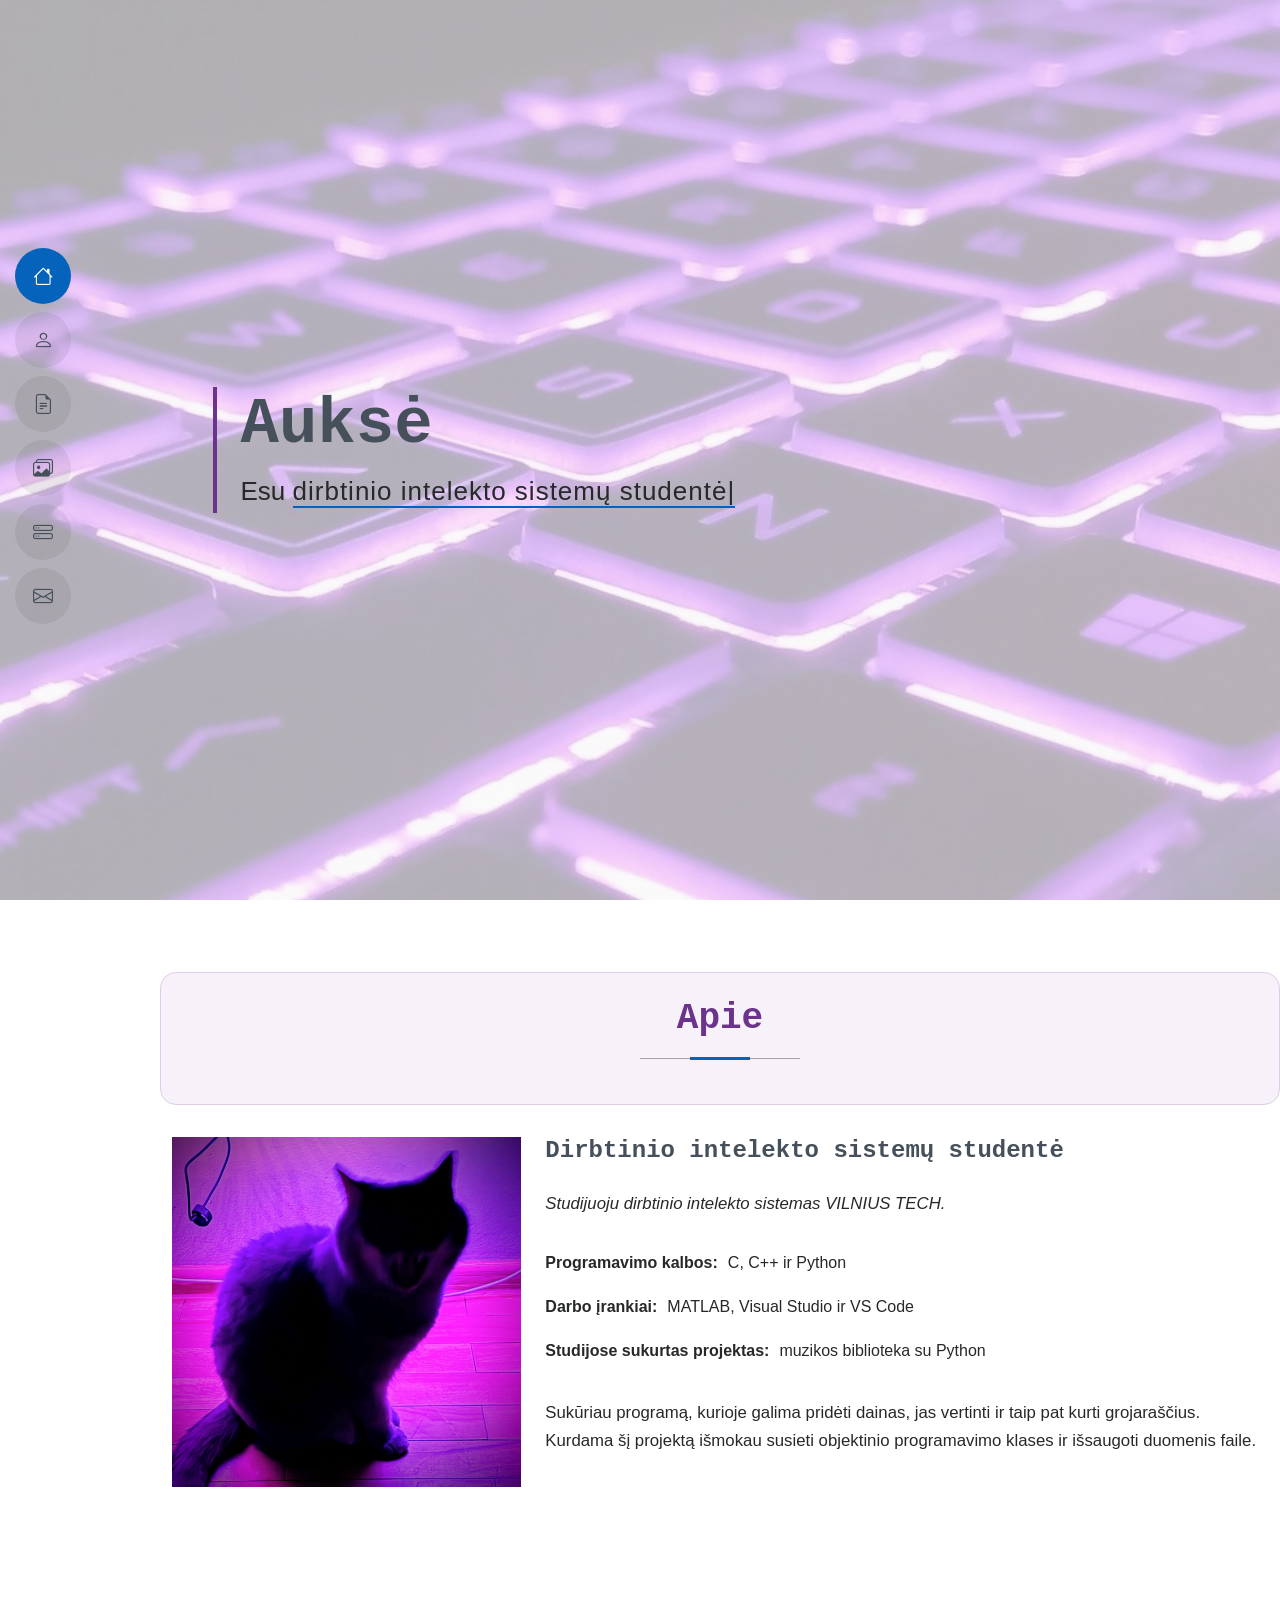
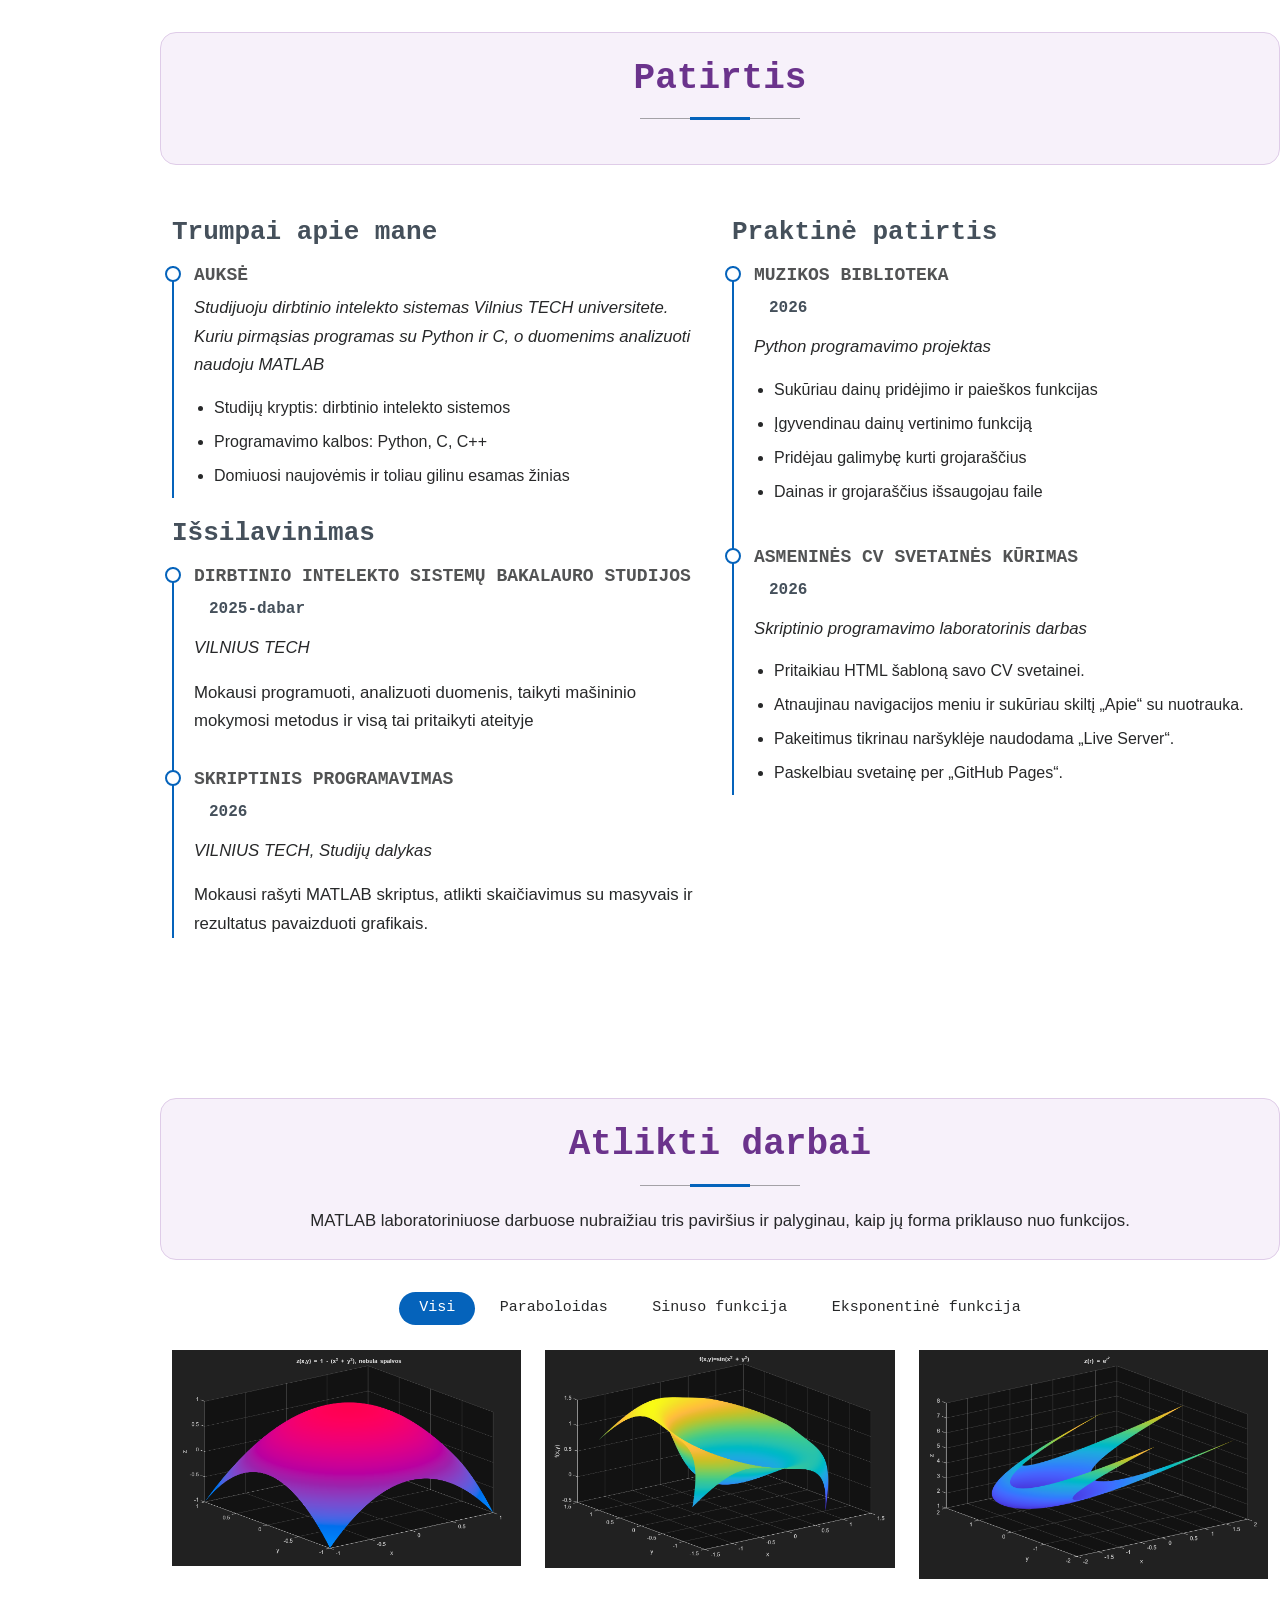
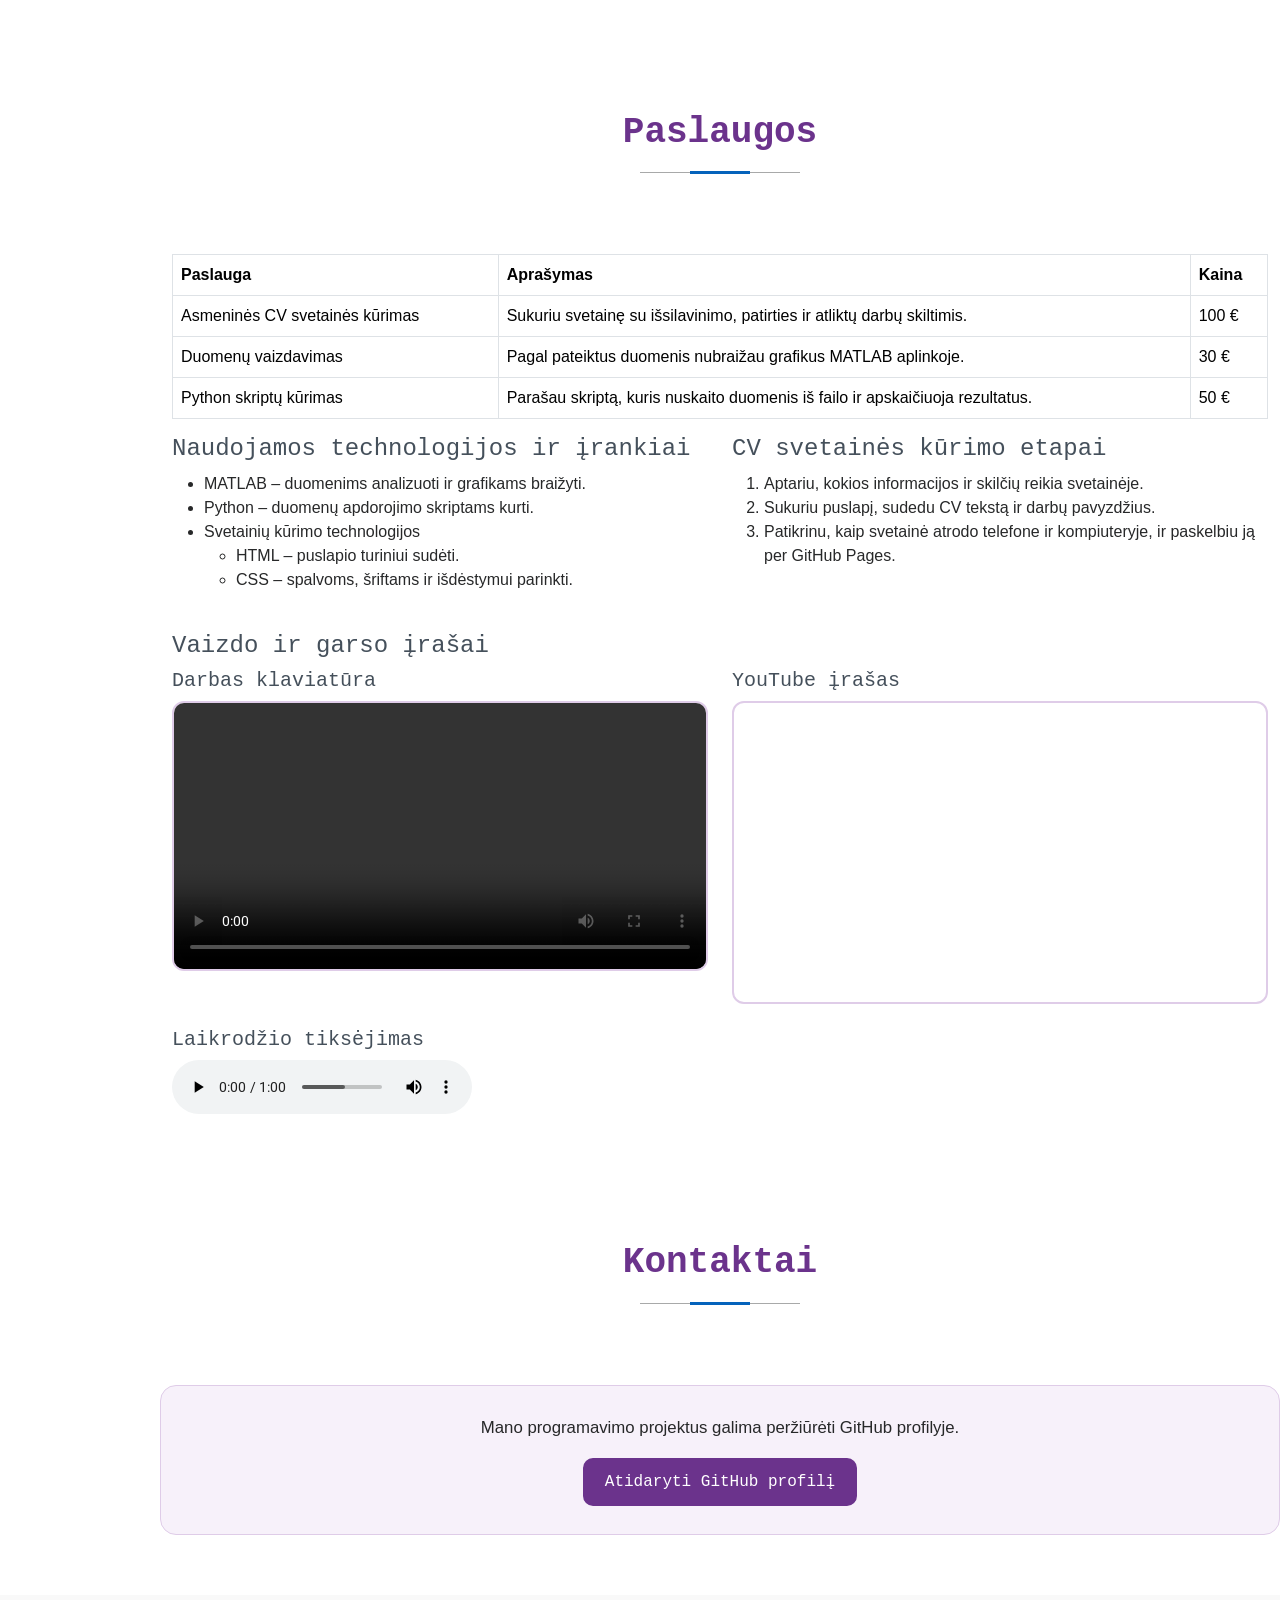
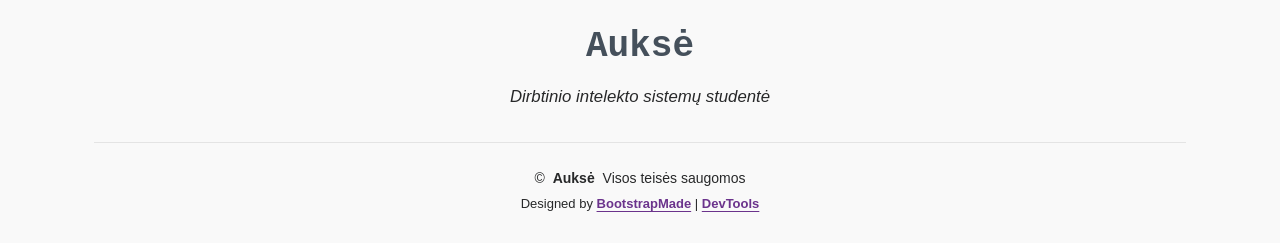
<file: index.html>
<!doctype html>
<html lang="lt">
  <head>
    <meta charset="utf-8" />
    <meta content="width=device-width, initial-scale=1.0" name="viewport" />
    <title>Mano CV</title>
    <meta name="author" content="Auksė" />
    <meta name="description" content="Auksės CV puslapis" />

    <!-- Favicons -->
    <link href="assets/img/piktograma.png" rel="icon" />
    <link href="assets/img/apple-touch-icon.png" rel="apple-touch-icon" />

    <!-- Fonts -->
    <link href="https://fonts.googleapis.com" rel="preconnect" />
    <link href="https://fonts.gstatic.com" rel="preconnect" crossorigin />
    <link
      href="https://fonts.googleapis.com/css2?family=Roboto:ital,wght@0,100;0,300;0,400;0,500;0,700;0,900;1,100;1,300;1,400;1,500;1,700;1,900&family=Poppins:ital,wght@0,100;0,200;0,300;0,400;0,500;0,600;0,700;0,800;0,900;1,100;1,200;1,300;1,400;1,500;1,600;1,700;1,800;1,900&family=Raleway:ital,wght@0,100;0,200;0,300;0,400;0,500;0,600;0,700;0,800;0,900;1,100;1,200;1,300;1,400;1,500;1,600;1,700;1,800;1,900&display=swap"
      rel="stylesheet"
    />

    <!-- Vendor CSS Files -->
    <link
      href="assets/vendor/bootstrap/css/bootstrap.min.css"
      rel="stylesheet"
    />
    <link
      href="assets/vendor/bootstrap-icons/bootstrap-icons.css"
      rel="stylesheet"
    />
    <link href="assets/vendor/aos/aos.css" rel="stylesheet" />
    <link
      href="assets/vendor/glightbox/css/glightbox.min.css"
      rel="stylesheet"
    />
    <link href="assets/vendor/swiper/swiper-bundle.min.css" rel="stylesheet" />

    <!-- Main CSS File -->
    <link href="assets/css/main.css" rel="stylesheet">
    <link href="assets/css/custom.css" rel="stylesheet">
    <!-- =======================================================
  * Template Name: MyResume
  * Template URL: https://bootstrapmade.com/free-html-bootstrap-template-my-resume/
  * Updated: Jun 29 2024 with Bootstrap v5.3.3
  * Author: BootstrapMade.com
  * License: https://bootstrapmade.com/license/
  ======================================================== -->
  </head>

  <body class="index-page">
    <header
      id="header"
      class="header d-flex flex-column justify-content-center"
    >
      <i class="header-toggle d-xl-none bi bi-list"></i>

      <nav id="navmenu" class="navmenu">
        <ul>
          <li>
            <a href="#hero" class="active"
              ><i class="bi bi-house navicon"></i><span>Pagrindinis</span></a
            >
          </li>
          <li>
            <a href="#about"
              ><i class="bi bi-person navicon"></i><span>Apie</span></a
            >
          </li>
          <li>
            <a href="#resume"
              ><i class="bi bi-file-earmark-text navicon"></i
              ><span>Patirtis</span></a
            >
          </li>
          <li>
            <a href="#portfolio"
              ><i class="bi bi-images navicon"></i><span>Atlikti darbai</span></a
            >
          </li>
          <li>
            <a href="#services"
              ><i class="bi bi-hdd-stack navicon"></i><span>Paslaugos</span></a
            >
          </li>
          <li>
            <a href="#contact"
              ><i class="bi bi-envelope navicon"></i><span>Kontaktai</span></a
            >
          </li>
        </ul>
      </nav>
    </header>

    <main class="main">
      <!-- Hero Section -->
      <section id="hero" class="hero section light-background">
        <img src="assets/img/fonine.jpg" alt="fonine nuotrauka" />

        <div class="container" data-aos="zoom-out">
          <div class="row justify-content-center">
            <div class="col-lg-9">
              <h2>Auksė</h2>
              <p>
                Esu
                <span
                  class="typed"
                  data-typed-items="dirbtinio intelekto sistemų studentė, programuotoja"
                  >dirbtinio intelekto sistemų studentė</span
                ><span
                  class="typed-cursor typed-cursor--blink"
                  aria-hidden="true"
                ></span>
              </p>
            </div>
          </div>
        </div>
      </section>
      <!-- /Hero Section -->

      <!-- About Section -->
      <section id="about" class="about section">
        <!-- Section Title -->
        <div class="container section-title" data-aos="fade-up">
          <h2>Apie</h2>
        </div>
        <!-- End Section Title -->

        <div class="container" data-aos="fade-up" data-aos-delay="100">
          <div class="row gy-4 justify-content-center">
            <div class="col-lg-4">
              <img src="assets/img/profilio.JPG" class="img-fluid" alt="portretas" />
            </div>
            <div class="col-lg-8 content">
              <h2>Dirbtinio intelekto sistemų studentė</h2>

              <p class="fst-italic py-3">
                Studijuoju dirbtinio intelekto sistemas VILNIUS TECH.
              </p>

              <ul>
                <li><strong>Programavimo kalbos:</strong> C, C++ ir Python</li>
                <li>
                  <strong>Darbo įrankiai:</strong> MATLAB, Visual Studio ir VS
                  Code
                </li>
                <li>
                  <strong>Studijose sukurtas projektas:</strong> muzikos
                  biblioteka su Python
                </li>
              </ul>

              <p class="py-3">
                Sukūriau programą, kurioje galima pridėti dainas, jas vertinti
                ir taip pat kurti grojaraščius. Kurdama šį projektą išmokau
                susieti objektinio programavimo klases ir išsaugoti duomenis
                faile.
              </p>
            </div>
          </div>
        </div>
      </section>
      <!-- /About Section -->

      <!-- Resume Section -->
      <section id="resume" class="resume section">
        <!-- Section Title -->
        <div class="container section-title" data-aos="fade-up">
          <h2>Patirtis</h2>
        </div>
        <!-- End Section Title -->

        <div class="container">
          <div class="row">
            <div class="col-lg-6" data-aos="fade-up" data-aos-delay="100">
              <h3 class="resume-title">Trumpai apie mane</h3>

              <div class="resume-item pb-0">
                <h4>Auksė</h4>
                <p>
                  <em
                    >Studijuoju dirbtinio intelekto sistemas Vilnius TECH
                    universitete. Kuriu pirmąsias programas su Python ir C, o
                    duomenims analizuoti naudoju MATLAB</em
                  >
                </p>
                <ul>
                  <li>Studijų kryptis: dirbtinio intelekto sistemos</li>
                  <li>Programavimo kalbos: Python, C, C++</li>
                  <li>Domiuosi naujovėmis ir toliau gilinu esamas žinias</li>
                </ul>
              </div>
              <!-- Edn Resume Item -->

              <h3 class="resume-title">Išsilavinimas</h3>
              <div class="resume-item">
                <h4>Dirbtinio intelekto sistemų bakalauro studijos</h4>
                <h5>2025-dabar</h5>
                <p><em>VILNIUS TECH</em></p>
                <p>
                  Mokausi programuoti, analizuoti duomenis, taikyti mašininio
                  mokymosi metodus ir visą tai pritaikyti ateityje
                </p>
              </div>
              <!-- Edn Resume Item -->

              <div class="resume-item">
                <h4>Skriptinis programavimas</h4>
                <h5>2026</h5>
                <p><em>VILNIUS TECH, Studijų dalykas</em></p>
                <p>
                  Mokausi rašyti MATLAB skriptus, atlikti skaičiavimus su
                  masyvais ir rezultatus pavaizduoti grafikais.
                </p>
              </div>
              <!-- Edn Resume Item -->
            </div>

            <div class="col-lg-6" data-aos="fade-up" data-aos-delay="200">
              <h3 class="resume-title">Praktinė patirtis</h3>
              <div class="resume-item">
                <h4>Muzikos biblioteka</h4>
                <h5>2026</h5>
                <p><em>Python programavimo projektas </em></p>
                <ul>
                  <li>Sukūriau dainų pridėjimo ir paieškos funkcijas</li>
                  <li>Įgyvendinau dainų vertinimo funkciją</li>
                  <li>Pridėjau galimybę kurti grojaraščius</li>
                  <li>Dainas ir grojaraščius išsaugojau faile</li>
                </ul>
              </div>
              <!-- Edn Resume Item -->

              <div class="resume-item">
                <h4>Asmeninės CV svetainės kūrimas</h4>
                <h5>2026</h5>
                <p><em>Skriptinio programavimo laboratorinis darbas</em></p>
                <ul>
                  <li>Pritaikiau HTML šabloną savo CV svetainei.</li>
                  <li>
                    Atnaujinau navigacijos meniu ir sukūriau skiltį „Apie“ su
                    nuotrauka.
                  </li>
                  <li>
                    Pakeitimus tikrinau naršyklėje naudodama „Live Server“.
                  </li>
                  <li>Paskelbiau svetainę per „GitHub Pages“.</li>
                </ul>
              </div>
              <!-- Edn Resume Item -->
            </div>
          </div>
        </div>
      </section>
      <!-- /Resume Section -->

      <!-- Portfolio Section -->
      <section id="portfolio" class="portfolio section">
        <!-- Section Title -->
        <div class="container section-title" data-aos="fade-up">
          <h2>Atlikti darbai</h2>
          <p>
            <p>MATLAB laboratoriniuose darbuose nubraižiau tris paviršius ir palyginau, kaip jų forma priklauso nuo funkcijos.</p>
          </p>
        </div>
        <!-- End Section Title -->

        <div class="container">
          <div
            class="isotope-layout"
            data-default-filter="*"
            data-layout="masonry"
            data-sort="original-order"
          >
            <ul
              class="portfolio-filters isotope-filters"
              data-aos="fade-up"
              data-aos-delay="100"
            >
              <li data-filter="*" class="filter-active">Visi</li>
              <li data-filter=".filter-app">Paraboloidas</li>
              <li data-filter=".filter-product">Sinuso funkcija</li>
              <li data-filter=".filter-branding">Eksponentinė funkcija</li>
            </ul>
            <!-- End Portfolio Filters -->

            <div
              class="row gy-4 isotope-container"
              data-aos="fade-up"
              data-aos-delay="200"
            >
              <div
                class="col-lg-4 col-md-6 portfolio-item isotope-item filter-app"
              >
                <img
                  src="assets/img/gr1.png"
                  class="img-fluid"
                  alt="paraboloidas"
                />
                <div class="portfolio-info">
                  <h4>Žemyn atvertas paraboloidas</h4>
                  <p>Paviršiaus viršūnė yra centre, kur x = 0, y = 0 ir z = 1. Tolstant nuo centro bet kuria kryptimi, paviršius leidžiasi. </p>
                  <a
                    href="assets/img/gr1.png"
                    title="Žemyn atvertas paraboloidas"
                    data-gallery="portfolio-gallery-app"
                    class="glightbox preview-link"
                    ><i class="bi bi-zoom-in"></i
                  ></a>
                </div>
              </div>
              <!-- End Portfolio Item -->

              <div
                class="col-lg-4 col-md-6 portfolio-item isotope-item filter-product"
              >
                <img
                  src="assets/img/gr2.png"
                  class="img-fluid"
                  alt="sinuso funkcija"
                />
                <div class="portfolio-info">
                  <h4>Sinuso funkcijos paviršius</h4>
                  <p>Paviršiaus aukštis priklauso nuo atstumo iki centro. Vienodai nuo centro nutolę taškai yra tame pačiame aukštyje, todėl grafike susidaro žiedo formos ketera. </p>
                  <a
                    href="assets/img/gr2.png"
                    title="Sinuso funkcijos paviršius"
                    data-gallery="portfolio-gallery-product"
                    class="glightbox preview-link"
                    ><i class="bi bi-zoom-in"></i
                  ></a>
                </div>
              </div>
              <!-- End Portfolio Item -->

              <div
                class="col-lg-4 col-md-6 portfolio-item isotope-item filter-branding"
              >
                <img
                  src="assets/img/gr3.png"
                  class="img-fluid"
                  alt="eksponentine funkcija"
                />
                <div class="portfolio-info">
                  <h4>Eksponentinės funkcijos paviršius</h4>
                  <p>Kai spindulys r lygus nuliui, funkcijos reikšmė lygi 1. Didėjant spinduliui, paviršius kyla vis stačiau – tai rodo eksponentinį funkcijos augimą. </p>
                  <a
                    href="assets/img/gr3.png"
                    title="Eksponentinės funkcijos paviršius"
                    data-gallery="portfolio-gallery-branding"
                    class="glightbox preview-link"
                    ><i class="bi bi-zoom-in"></i
                  ></a>
                </div>
              </div>
              <!-- End Portfolio Item -->

              </div>
            <!-- End Portfolio Container -->
          </div>
        </div>
      </section>
      <!-- /Portfolio Section -->

      <!-- Services Section -->
      <section id="services" class="services section">
        <!-- Section Title -->
        <div class="container section-title" data-aos="fade-up">
          <h2>Paslaugos</h2>
        </div>
        <!-- End Section Title -->

        <div class="container">
          <table class="table table-bordered">
  <thead>
    <tr>
      <th scope="col">Paslauga</th>
      <th scope="col">Aprašymas</th>
      <th scope="col">Kaina</th>
    </tr>
  </thead>
  <tbody>
    <tr>
      <td>Asmeninės CV svetainės kūrimas</td>
      <td>Sukuriu svetainę su išsilavinimo, patirties ir atliktų darbų skiltimis.</td>
      <td>100 €</td>
    </tr>
    <tr>
      <td>Duomenų vaizdavimas</td>
      <td>Pagal pateiktus duomenis nubraižau grafikus MATLAB aplinkoje.</td>
      <td>30 €</td>
    </tr>
    <tr>
      <td>Python skriptų kūrimas</td>
      <td>Parašau skriptą, kuris nuskaito duomenis iš failo ir apskaičiuoja rezultatus.</td>
      <td>50 €</td>
    </tr>
  </tbody>
</table>
          <div class="row gy-4">
              <div class="col-lg-6">
  <h3>Naudojamos technologijos ir įrankiai</h3>
  <ul>
    <li>MATLAB – duomenims analizuoti ir grafikams braižyti.</li>
    <li>Python – duomenų apdorojimo skriptams kurti.</li>
    <li>
      Svetainių kūrimo technologijos
      <ul>
        <li>HTML – puslapio turiniui sudėti.</li>
        <li>CSS – spalvoms, šriftams ir išdėstymui parinkti.</li>
      </ul>
    </li>
  </ul>
</div>

<div class="col-lg-6">
  <h3>CV svetainės kūrimo etapai</h3>
  <ol>
    <li>Aptariu, kokios informacijos ir skilčių reikia svetainėje.</li>
    <li>Sukuriu puslapį, sudedu CV tekstą ir darbų pavyzdžius.</li>
    <li>Patikrinu, kaip svetainė atrodo telefone ir kompiuteryje, ir paskelbiu ją per GitHub Pages.</li>
  </ol>
</div>

          </div>
        </div>
      <div class="container mt-4">
  <h3>Vaizdo ir garso įrašai</h3>

  <div class="row g-4">
    <div class="col-md-6">
      <h4>Darbas klaviatūra</h4>
      <video class="w-100" controls preload="metadata">
        <source src="assets/media/klaviatura.mp4" type="video/mp4">
      </video>
    </div>

    <div class="col-md-6">
      <h4>YouTube įrašas</h4>
      <div class="ratio ratio-16x9">
        <iframe
          src="https://www.youtube.com/embed/BoUVIhtqjAw"
          title="Laboratorinio darbo YouTube įrašas"
          allowfullscreen>
        </iframe>
      </div>
    </div>

    <div class="col-12">
      <h4>Laikrodžio tiksėjimas</h4>
      <audio controls preload="metadata">
        <source src="assets/media/laikrodis.mp3" type="audio/mpeg">
      </audio>
    </div>
  </div>
</div>
      </section>
      <!-- /Services Section -->

      <!-- Contact Section -->
      <section id="contact" class="contact section">
        <!-- Section Title -->
        <div class="container section-title" data-aos="fade-up">
          <h2>Kontaktai</h2>
        </div>
        <!-- End Section Title -->

        <div class="container text-center">
  <p>Mano programavimo projektus galima peržiūrėti GitHub profilyje.</p>
  <a class="btn btn-outline-primary" href="https://github.com/kissielius">
    Atidaryti GitHub profilį
  </a>
</div>
      </section>
      <!-- /Contact Section -->
    </main>

    <footer id="footer" class="footer position-relative light-background">
      <div class="container">
        <h3 class="sitename">Auksė</h3>
        <p>
          Dirbtinio intelekto sistemų studentė
        </p>
        <div class="container">
          <div class="copyright">
            <span>©</span>
            <strong class="px-1 sitename">Auksė</strong>
            <span>Visos teisės saugomos</span>
          </div>
          <div class="credits">
            <!-- All the links in the footer should remain intact. -->
            <!-- You can delete the links only if you've purchased the pro version. -->
            <!-- Licensing information: https://bootstrapmade.com/license/ -->
            <!-- Purchase the pro version with working PHP/AJAX contact form: [buy-url] -->
            Designed by <a href="https://bootstrapmade.com/">BootstrapMade</a> |
            <a href="https://bootstrapmade.com/tools/">DevTools</a>
          </div>
        </div>
      </div>
    </footer>

    <!-- Scroll Top -->
    <a
      href="#"
      id="scroll-top"
      class="scroll-top d-flex align-items-center justify-content-center"
      ><i class="bi bi-arrow-up-short"></i
    ></a>

    <!-- Preloader -->
    <div id="preloader"></div>

    <!-- Vendor JS Files -->
    <script src="assets/vendor/bootstrap/js/bootstrap.bundle.min.js"></script>
    <script src="assets/vendor/php-email-form/validate.js"></script>
    <script src="assets/vendor/aos/aos.js"></script>
    <script src="assets/vendor/typed.js/typed.umd.js"></script>
    <script src="assets/vendor/purecounter/purecounter_vanilla.js"></script>
    <script src="assets/vendor/waypoints/noframework.waypoints.js"></script>
    <script src="assets/vendor/glightbox/js/glightbox.min.js"></script>
    <script src="assets/vendor/imagesloaded/imagesloaded.pkgd.min.js"></script>
    <script src="assets/vendor/isotope-layout/isotope.pkgd.min.js"></script>
    <script src="assets/vendor/swiper/swiper-bundle.min.js"></script>

    <!-- Main JS File -->
    <script src="assets/js/main.js"></script>
  </body>
</html>
</file>
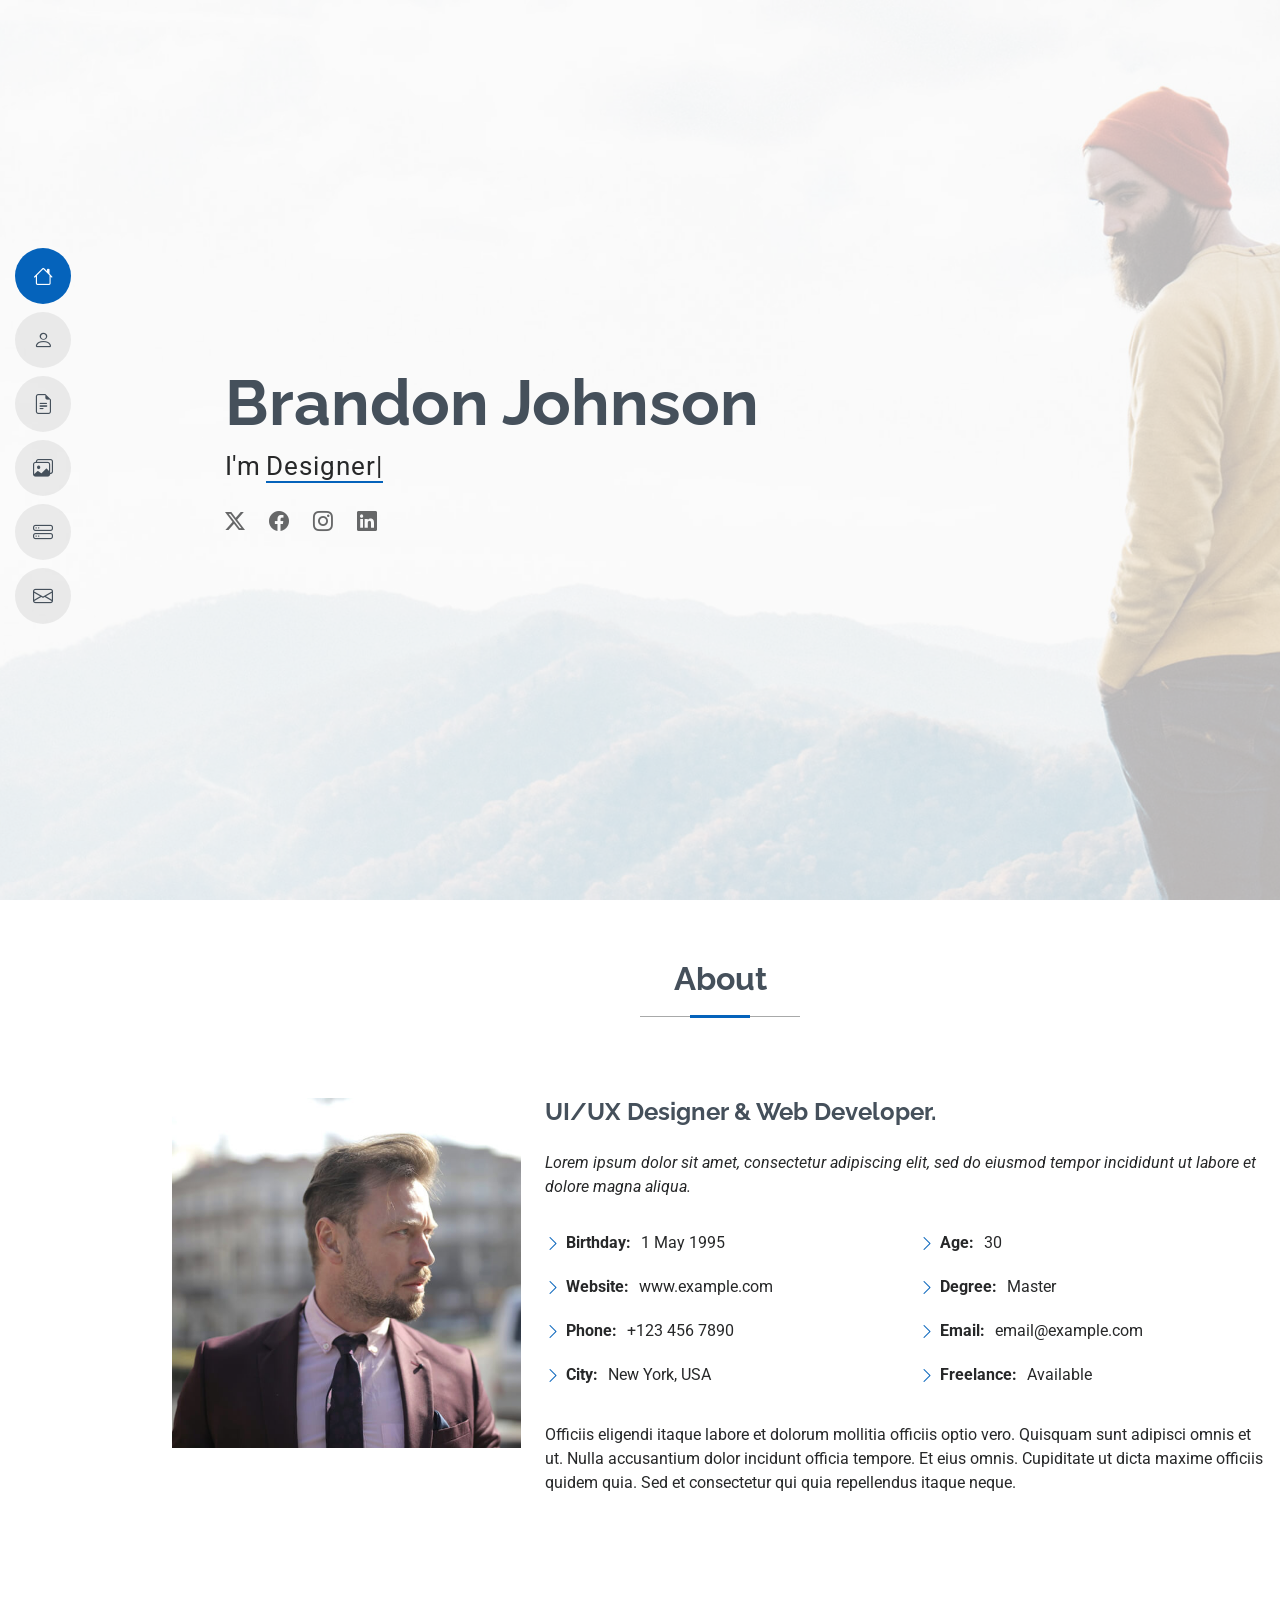
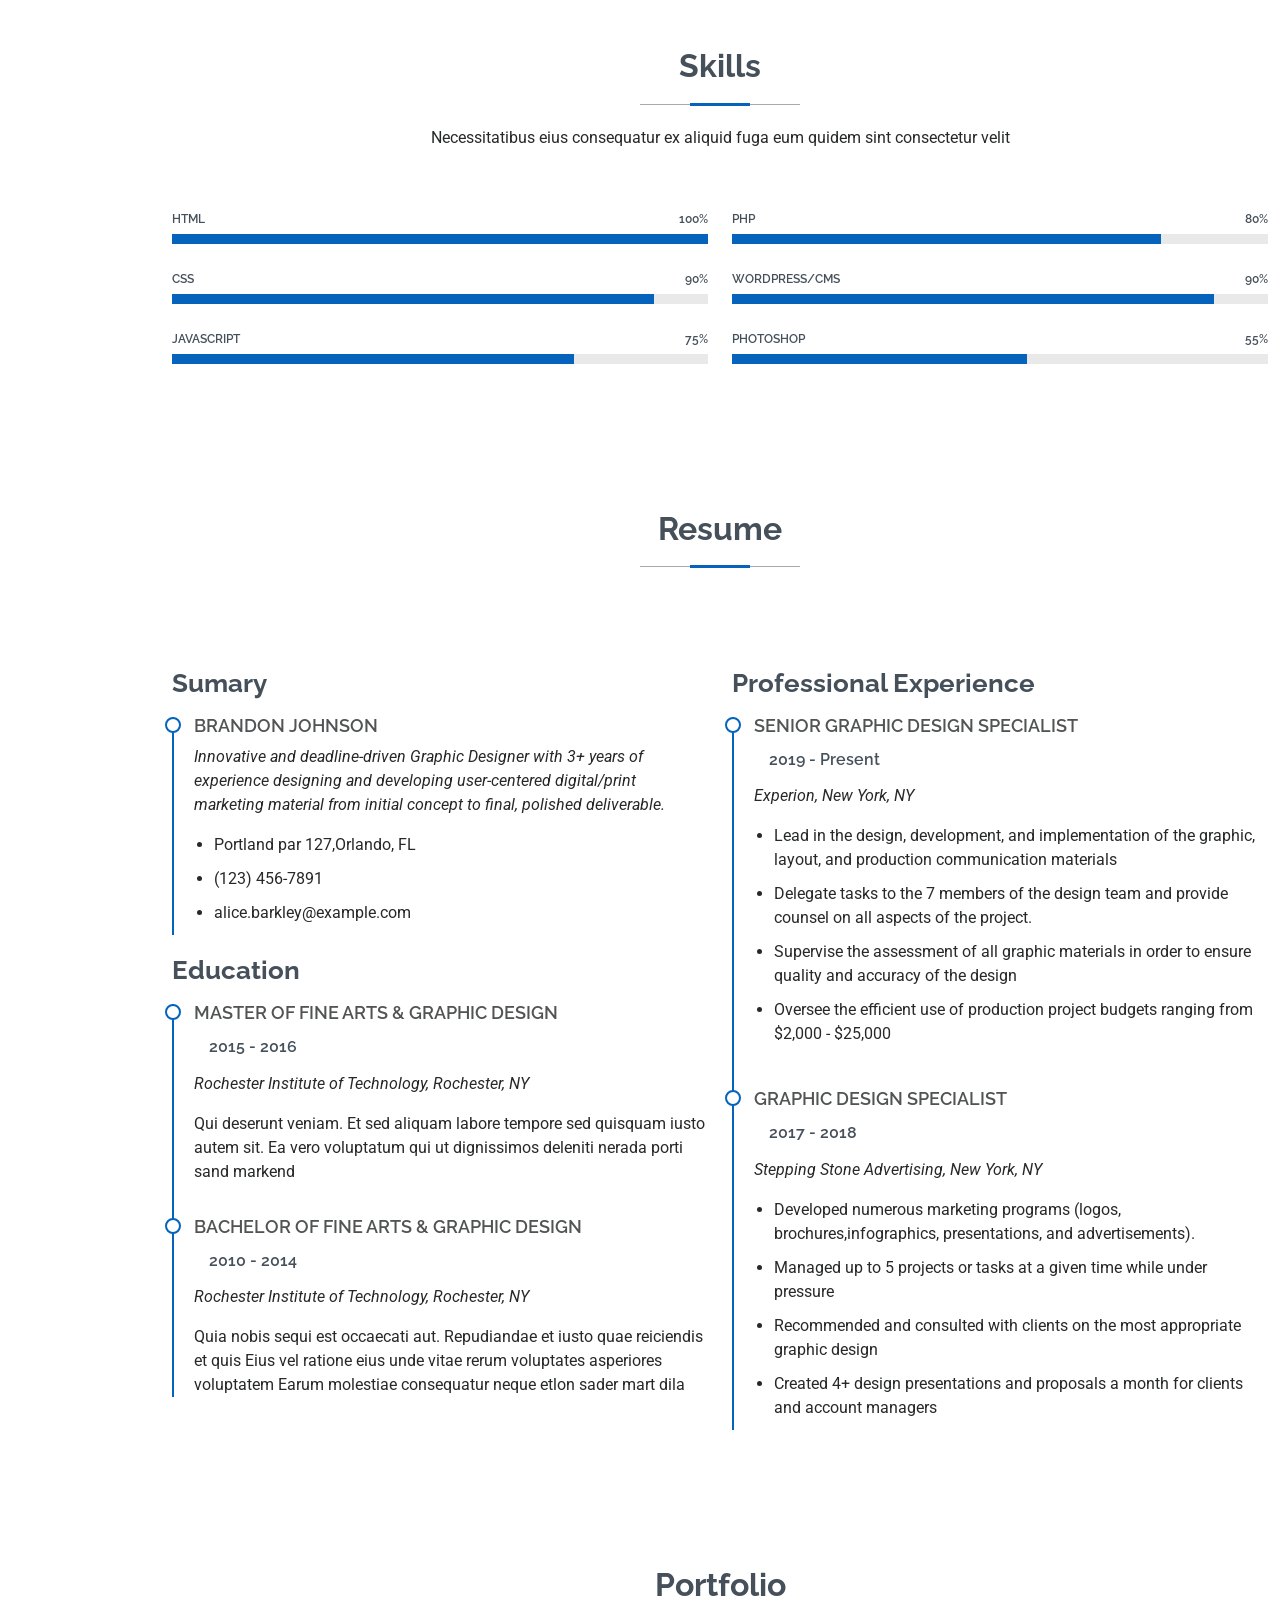
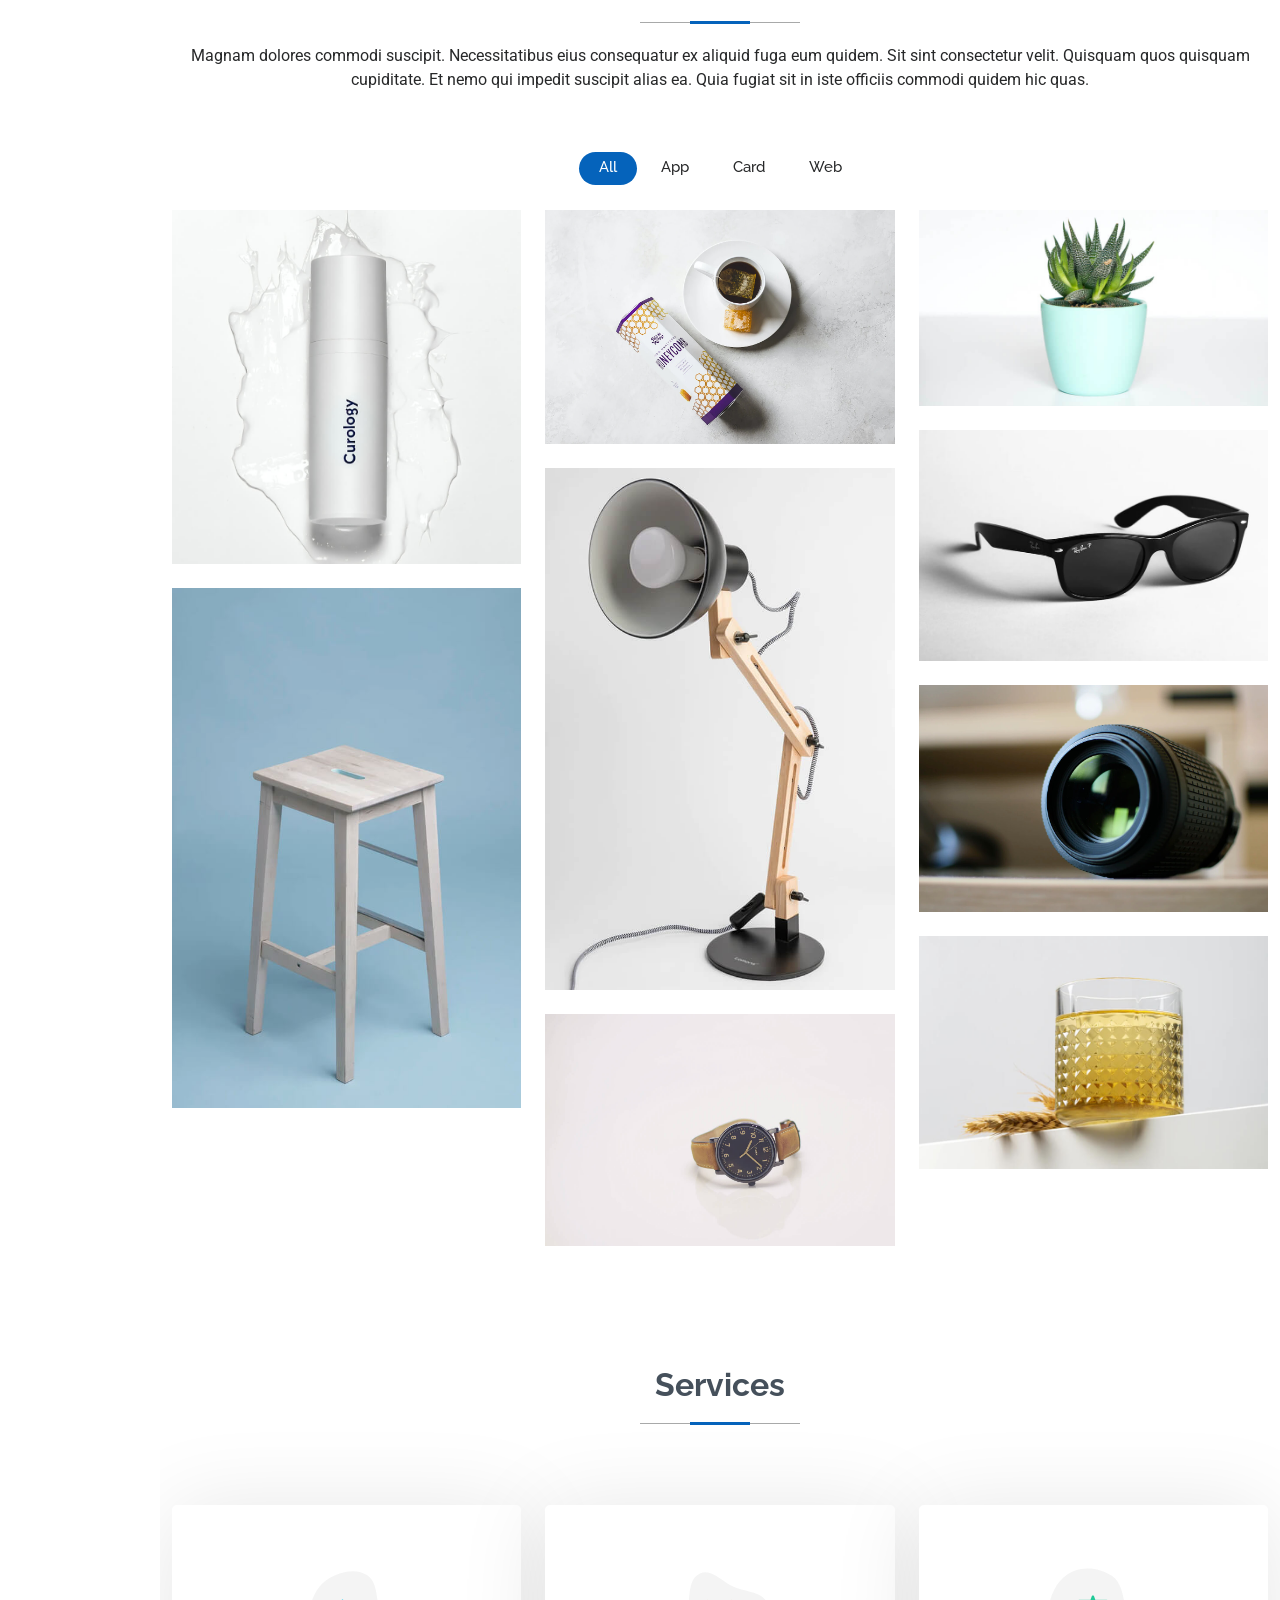
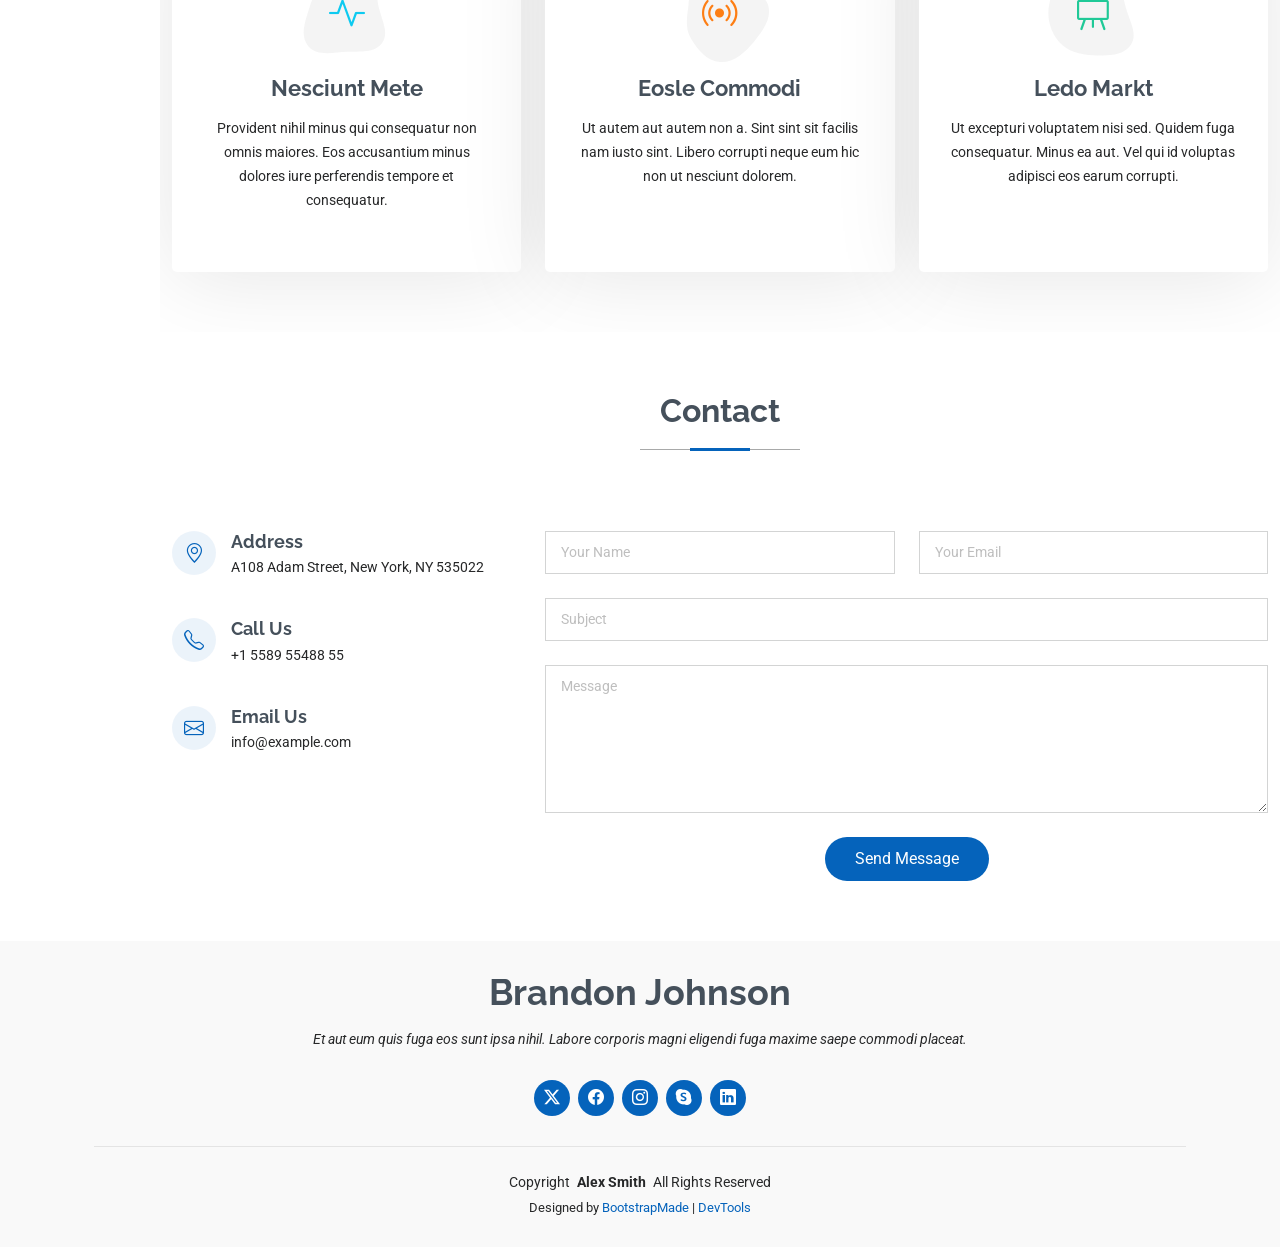
<file: template_2/index.html>
<!DOCTYPE html>
<html lang="en">

<head>
  <meta charset="utf-8">
  <meta content="width=device-width, initial-scale=1.0" name="viewport">
  <title>Index - MyResume Bootstrap Template</title>
  <meta content="" name="description">
  <meta content="" name="keywords">

  <!-- Favicons -->
  <link href="assets/img/favicon.png" rel="icon">
  <link href="assets/img/apple-touch-icon.png" rel="apple-touch-icon">

  <!-- Fonts -->
  <link href="https://fonts.googleapis.com" rel="preconnect">
  <link href="https://fonts.gstatic.com" rel="preconnect" crossorigin>
  <link href="https://fonts.googleapis.com/css2?family=Roboto:ital,wght@0,100;0,300;0,400;0,500;0,700;0,900;1,100;1,300;1,400;1,500;1,700;1,900&family=Poppins:ital,wght@0,100;0,200;0,300;0,400;0,500;0,600;0,700;0,800;0,900;1,100;1,200;1,300;1,400;1,500;1,600;1,700;1,800;1,900&family=Raleway:ital,wght@0,100;0,200;0,300;0,400;0,500;0,600;0,700;0,800;0,900;1,100;1,200;1,300;1,400;1,500;1,600;1,700;1,800;1,900&display=swap" rel="stylesheet">

  <!-- Vendor CSS Files -->
  <link href="assets/vendor/bootstrap/css/bootstrap.min.css" rel="stylesheet">
  <link href="assets/vendor/bootstrap-icons/bootstrap-icons.css" rel="stylesheet">
  <link href="assets/vendor/aos/aos.css" rel="stylesheet">
  <link href="assets/vendor/glightbox/css/glightbox.min.css" rel="stylesheet">
  <link href="assets/vendor/swiper/swiper-bundle.min.css" rel="stylesheet">

  <!-- Main CSS File -->
  <link href="assets/css/main.css" rel="stylesheet">

  <!-- =======================================================
  * Template Name: MyResume
  * Template URL: https://bootstrapmade.com/free-html-bootstrap-template-my-resume/
  * Updated: Jun 29 2024 with Bootstrap v5.3.3
  * Author: BootstrapMade.com
  * License: https://bootstrapmade.com/license/
  ======================================================== -->
</head>

<body class="index-page">

  <header id="header" class="header d-flex flex-column justify-content-center">

    <i class="header-toggle d-xl-none bi bi-list"></i>

    <nav id="navmenu" class="navmenu">
      <ul>
        <li><a href="#hero" class="active"><i class="bi bi-house navicon"></i><span>Home</span></a></li>
        <li><a href="#about"><i class="bi bi-person navicon"></i><span>About</span></a></li>
        <li><a href="#resume"><i class="bi bi-file-earmark-text navicon"></i><span>Resume</span></a></li>
        <li><a href="#portfolio"><i class="bi bi-images navicon"></i><span>Portfolio</span></a></li>
        <li><a href="#services"><i class="bi bi-hdd-stack navicon"></i><span>Services</span></a></li>
        <li><a href="#contact"><i class="bi bi-envelope navicon"></i><span>Contact</span></a></li>
      </ul>
    </nav>

  </header>

  <main class="main">

    <!-- Hero Section -->
    <section id="hero" class="hero section light-background">

      <img src="assets/img/hero-bg.jpg" alt="">

      <div class="container" data-aos="zoom-out">
        <div class="row justify-content-center">
          <div class="col-lg-9">
            <h2>Brandon Johnson</h2>
            <p>I'm <span class="typed" data-typed-items="Designer, Developer, Freelancer, Photographer">Designer</span><span class="typed-cursor typed-cursor--blink" aria-hidden="true"></span></p>
            <div class="social-links">
              <a href="#"><i class="bi bi-twitter-x"></i></a>
              <a href="#"><i class="bi bi-facebook"></i></a>
              <a href="#"><i class="bi bi-instagram"></i></a>
              <a href="#"><i class="bi bi-linkedin"></i></a>
            </div>
          </div>
        </div>
      </div>

    </section><!-- /Hero Section -->

    <!-- About Section -->
    <section id="about" class="about section">

      <!-- Section Title -->
      <div class="container section-title" data-aos="fade-up">
        <h2>About</h2>
      </div><!-- End Section Title -->

      <div class="container" data-aos="fade-up" data-aos-delay="100">

        <div class="row gy-4 justify-content-center">
          <div class="col-lg-4">
            <img src="assets/img/profile-img.jpg" class="img-fluid" alt="">
          </div>
          <div class="col-lg-8 content">
            <h2>UI/UX Designer &amp; Web Developer.</h2>
            <p class="fst-italic py-3">
              Lorem ipsum dolor sit amet, consectetur adipiscing elit, sed do eiusmod tempor incididunt ut labore et dolore
              magna aliqua.
            </p>
            <div class="row">
              <div class="col-lg-6">
                <ul>
                  <li><i class="bi bi-chevron-right"></i> <strong>Birthday:</strong> <span>1 May 1995</span></li>
                  <li><i class="bi bi-chevron-right"></i> <strong>Website:</strong> <span>www.example.com</span></li>
                  <li><i class="bi bi-chevron-right"></i> <strong>Phone:</strong> <span>+123 456 7890</span></li>
                  <li><i class="bi bi-chevron-right"></i> <strong>City:</strong> <span>New York, USA</span></li>
                </ul>
              </div>
              <div class="col-lg-6">
                <ul>
                  <li><i class="bi bi-chevron-right"></i> <strong>Age:</strong> <span>30</span></li>
                  <li><i class="bi bi-chevron-right"></i> <strong>Degree:</strong> <span>Master</span></li>
                  <li><i class="bi bi-chevron-right"></i> <strong>Email:</strong> <span>email@example.com</span></li>
                  <li><i class="bi bi-chevron-right"></i> <strong>Freelance:</strong> <span>Available</span></li>
                </ul>
              </div>
            </div>
            <p class="py-3">
              Officiis eligendi itaque labore et dolorum mollitia officiis optio vero. Quisquam sunt adipisci omnis et ut. Nulla accusantium dolor incidunt officia tempore. Et eius omnis.
              Cupiditate ut dicta maxime officiis quidem quia. Sed et consectetur qui quia repellendus itaque neque.
            </p>
          </div>
        </div>

      </div>

    </section><!-- /About Section -->

    <!-- Skills Section -->
    <section id="skills" class="skills section">

      <!-- Section Title -->
      <div class="container section-title" data-aos="fade-up">
        <h2>Skills</h2>
        <p>Necessitatibus eius consequatur ex aliquid fuga eum quidem sint consectetur velit</p>
      </div><!-- End Section Title -->

      <div class="container" data-aos="fade-up" data-aos-delay="100">

        <div class="row skills-content skills-animation">

          <div class="col-lg-6">

            <div class="progress">
              <span class="skill"><span>HTML</span> <i class="val">100%</i></span>
              <div class="progress-bar-wrap">
                <div class="progress-bar" role="progressbar" aria-valuenow="100" aria-valuemin="0" aria-valuemax="100"></div>
              </div>
            </div><!-- End Skills Item -->

            <div class="progress">
              <span class="skill"><span>CSS</span> <i class="val">90%</i></span>
              <div class="progress-bar-wrap">
                <div class="progress-bar" role="progressbar" aria-valuenow="90" aria-valuemin="0" aria-valuemax="100"></div>
              </div>
            </div><!-- End Skills Item -->

            <div class="progress">
              <span class="skill"><span>JavaScript</span> <i class="val">75%</i></span>
              <div class="progress-bar-wrap">
                <div class="progress-bar" role="progressbar" aria-valuenow="75" aria-valuemin="0" aria-valuemax="100"></div>
              </div>
            </div><!-- End Skills Item -->

          </div>

          <div class="col-lg-6">

            <div class="progress">
              <span class="skill"><span>PHP</span> <i class="val">80%</i></span>
              <div class="progress-bar-wrap">
                <div class="progress-bar" role="progressbar" aria-valuenow="80" aria-valuemin="0" aria-valuemax="100"></div>
              </div>
            </div><!-- End Skills Item -->

            <div class="progress">
              <span class="skill"><span>WordPress/CMS</span> <i class="val">90%</i></span>
              <div class="progress-bar-wrap">
                <div class="progress-bar" role="progressbar" aria-valuenow="90" aria-valuemin="0" aria-valuemax="100"></div>
              </div>
            </div><!-- End Skills Item -->

            <div class="progress">
              <span class="skill"><span>Photoshop</span> <i class="val">55%</i></span>
              <div class="progress-bar-wrap">
                <div class="progress-bar" role="progressbar" aria-valuenow="55" aria-valuemin="0" aria-valuemax="100"></div>
              </div>
            </div><!-- End Skills Item -->

          </div>

        </div>

      </div>

    </section><!-- /Skills Section -->

    <!-- Resume Section -->
    <section id="resume" class="resume section">

      <!-- Section Title -->
      <div class="container section-title" data-aos="fade-up">
        <h2>Resume</h2>
      </div><!-- End Section Title -->

      <div class="container">

        <div class="row">

          <div class="col-lg-6" data-aos="fade-up" data-aos-delay="100">
            <h3 class="resume-title">Sumary</h3>

            <div class="resume-item pb-0">
              <h4>Brandon Johnson</h4>
              <p><em>Innovative and deadline-driven Graphic Designer with 3+ years of experience designing and developing user-centered digital/print marketing material from initial concept to final, polished deliverable.</em></p>
              <ul>
                <li>Portland par 127,Orlando, FL</li>
                <li>(123) 456-7891</li>
                <li>alice.barkley@example.com</li>
              </ul>
            </div><!-- Edn Resume Item -->

            <h3 class="resume-title">Education</h3>
            <div class="resume-item">
              <h4>Master of Fine Arts &amp; Graphic Design</h4>
              <h5>2015 - 2016</h5>
              <p><em>Rochester Institute of Technology, Rochester, NY</em></p>
              <p>Qui deserunt veniam. Et sed aliquam labore tempore sed quisquam iusto autem sit. Ea vero voluptatum qui ut dignissimos deleniti nerada porti sand markend</p>
            </div><!-- Edn Resume Item -->

            <div class="resume-item">
              <h4>Bachelor of Fine Arts &amp; Graphic Design</h4>
              <h5>2010 - 2014</h5>
              <p><em>Rochester Institute of Technology, Rochester, NY</em></p>
              <p>Quia nobis sequi est occaecati aut. Repudiandae et iusto quae reiciendis et quis Eius vel ratione eius unde vitae rerum voluptates asperiores voluptatem Earum molestiae consequatur neque etlon sader mart dila</p>
            </div><!-- Edn Resume Item -->

          </div>

          <div class="col-lg-6" data-aos="fade-up" data-aos-delay="200">
            <h3 class="resume-title">Professional Experience</h3>
            <div class="resume-item">
              <h4>Senior graphic design specialist</h4>
              <h5>2019 - Present</h5>
              <p><em>Experion, New York, NY </em></p>
              <ul>
                <li>Lead in the design, development, and implementation of the graphic, layout, and production communication materials</li>
                <li>Delegate tasks to the 7 members of the design team and provide counsel on all aspects of the project. </li>
                <li>Supervise the assessment of all graphic materials in order to ensure quality and accuracy of the design</li>
                <li>Oversee the efficient use of production project budgets ranging from $2,000 - $25,000</li>
              </ul>
            </div><!-- Edn Resume Item -->

            <div class="resume-item">
              <h4>Graphic design specialist</h4>
              <h5>2017 - 2018</h5>
              <p><em>Stepping Stone Advertising, New York, NY</em></p>
              <ul>
                <li>Developed numerous marketing programs (logos, brochures,infographics, presentations, and advertisements).</li>
                <li>Managed up to 5 projects or tasks at a given time while under pressure</li>
                <li>Recommended and consulted with clients on the most appropriate graphic design</li>
                <li>Created 4+ design presentations and proposals a month for clients and account managers</li>
              </ul>
            </div><!-- Edn Resume Item -->

          </div>

        </div>

      </div>

    </section><!-- /Resume Section -->

    <!-- Portfolio Section -->
    <section id="portfolio" class="portfolio section">

      <!-- Section Title -->
      <div class="container section-title" data-aos="fade-up">
        <h2>Portfolio</h2>
        <p>Magnam dolores commodi suscipit. Necessitatibus eius consequatur ex aliquid fuga eum quidem. Sit sint consectetur velit. Quisquam quos quisquam cupiditate. Et nemo qui impedit suscipit alias ea. Quia fugiat sit in iste officiis commodi quidem hic quas.</p>
      </div><!-- End Section Title -->

      <div class="container">

        <div class="isotope-layout" data-default-filter="*" data-layout="masonry" data-sort="original-order">

          <ul class="portfolio-filters isotope-filters" data-aos="fade-up" data-aos-delay="100">
            <li data-filter="*" class="filter-active">All</li>
            <li data-filter=".filter-app">App</li>
            <li data-filter=".filter-product">Card</li>
            <li data-filter=".filter-branding">Web</li>
          </ul><!-- End Portfolio Filters -->

          <div class="row gy-4 isotope-container" data-aos="fade-up" data-aos-delay="200">

            <div class="col-lg-4 col-md-6 portfolio-item isotope-item filter-app">
              <img src="assets/img/masonry-portfolio/masonry-portfolio-1.jpg" class="img-fluid" alt="">
              <div class="portfolio-info">
                <h4>App 1</h4>
                <p>Lorem ipsum, dolor sit</p>
                <a href="assets/img/masonry-portfolio/masonry-portfolio-1.jpg" title="App 1" data-gallery="portfolio-gallery-app" class="glightbox preview-link"><i class="bi bi-zoom-in"></i></a>
                <a href="" title="More Details" class="details-link"><i class="bi bi-link-45deg"></i></a>
              </div>
            </div><!-- End Portfolio Item -->

            <div class="col-lg-4 col-md-6 portfolio-item isotope-item filter-product">
              <img src="assets/img/masonry-portfolio/masonry-portfolio-2.jpg" class="img-fluid" alt="">
              <div class="portfolio-info">
                <h4>Product 1</h4>
                <p>Lorem ipsum, dolor sit</p>
                <a href="assets/img/masonry-portfolio/masonry-portfolio-2.jpg" title="Product 1" data-gallery="portfolio-gallery-product" class="glightbox preview-link"><i class="bi bi-zoom-in"></i></a>
                <a href="" title="More Details" class="details-link"><i class="bi bi-link-45deg"></i></a>
              </div>
            </div><!-- End Portfolio Item -->

            <div class="col-lg-4 col-md-6 portfolio-item isotope-item filter-branding">
              <img src="assets/img/masonry-portfolio/masonry-portfolio-3.jpg" class="img-fluid" alt="">
              <div class="portfolio-info">
                <h4>Branding 1</h4>
                <p>Lorem ipsum, dolor sit</p>
                <a href="assets/img/masonry-portfolio/masonry-portfolio-3.jpg" title="Branding 1" data-gallery="portfolio-gallery-branding" class="glightbox preview-link"><i class="bi bi-zoom-in"></i></a>
                <a href="" title="More Details" class="details-link"><i class="bi bi-link-45deg"></i></a>
              </div>
            </div><!-- End Portfolio Item -->

            <div class="col-lg-4 col-md-6 portfolio-item isotope-item filter-app">
              <img src="assets/img/masonry-portfolio/masonry-portfolio-4.jpg" class="img-fluid" alt="">
              <div class="portfolio-info">
                <h4>App 2</h4>
                <p>Lorem ipsum, dolor sit</p>
                <a href="assets/img/masonry-portfolio/masonry-portfolio-4.jpg" title="App 2" data-gallery="portfolio-gallery-app" class="glightbox preview-link"><i class="bi bi-zoom-in"></i></a>
                <a href="" title="More Details" class="details-link"><i class="bi bi-link-45deg"></i></a>
              </div>
            </div><!-- End Portfolio Item -->

            <div class="col-lg-4 col-md-6 portfolio-item isotope-item filter-product">
              <img src="assets/img/masonry-portfolio/masonry-portfolio-5.jpg" class="img-fluid" alt="">
              <div class="portfolio-info">
                <h4>Product 2</h4>
                <p>Lorem ipsum, dolor sit</p>
                <a href="assets/img/masonry-portfolio/masonry-portfolio-5.jpg" title="Product 2" data-gallery="portfolio-gallery-product" class="glightbox preview-link"><i class="bi bi-zoom-in"></i></a>
                <a href="" title="More Details" class="details-link"><i class="bi bi-link-45deg"></i></a>
              </div>
            </div><!-- End Portfolio Item -->

            <div class="col-lg-4 col-md-6 portfolio-item isotope-item filter-branding">
              <img src="assets/img/masonry-portfolio/masonry-portfolio-6.jpg" class="img-fluid" alt="">
              <div class="portfolio-info">
                <h4>Branding 2</h4>
                <p>Lorem ipsum, dolor sit</p>
                <a href="assets/img/masonry-portfolio/masonry-portfolio-6.jpg" title="Branding 2" data-gallery="portfolio-gallery-branding" class="glightbox preview-link"><i class="bi bi-zoom-in"></i></a>
                <a href="" title="More Details" class="details-link"><i class="bi bi-link-45deg"></i></a>
              </div>
            </div><!-- End Portfolio Item -->

            <div class="col-lg-4 col-md-6 portfolio-item isotope-item filter-app">
              <img src="assets/img/masonry-portfolio/masonry-portfolio-7.jpg" class="img-fluid" alt="">
              <div class="portfolio-info">
                <h4>App 3</h4>
                <p>Lorem ipsum, dolor sit</p>
                <a href="assets/img/masonry-portfolio/masonry-portfolio-7.jpg" title="App 3" data-gallery="portfolio-gallery-app" class="glightbox preview-link"><i class="bi bi-zoom-in"></i></a>
                <a href="" title="More Details" class="details-link"><i class="bi bi-link-45deg"></i></a>
              </div>
            </div><!-- End Portfolio Item -->

            <div class="col-lg-4 col-md-6 portfolio-item isotope-item filter-product">
              <img src="assets/img/masonry-portfolio/masonry-portfolio-8.jpg" class="img-fluid" alt="">
              <div class="portfolio-info">
                <h4>Product 3</h4>
                <p>Lorem ipsum, dolor sit</p>
                <a href="assets/img/masonry-portfolio/masonry-portfolio-8.jpg" title="Product 3" data-gallery="portfolio-gallery-product" class="glightbox preview-link"><i class="bi bi-zoom-in"></i></a>
                <a href="" title="More Details" class="details-link"><i class="bi bi-link-45deg"></i></a>
              </div>
            </div><!-- End Portfolio Item -->

            <div class="col-lg-4 col-md-6 portfolio-item isotope-item filter-branding">
              <img src="assets/img/masonry-portfolio/masonry-portfolio-9.jpg" class="img-fluid" alt="">
              <div class="portfolio-info">
                <h4>Branding 3</h4>
                <p>Lorem ipsum, dolor sit</p>
                <a href="assets/img/masonry-portfolio/masonry-portfolio-9.jpg" title="Branding 2" data-gallery="portfolio-gallery-branding" class="glightbox preview-link"><i class="bi bi-zoom-in"></i></a>
                <a href="" title="More Details" class="details-link"><i class="bi bi-link-45deg"></i></a>
              </div>
            </div><!-- End Portfolio Item -->

          </div><!-- End Portfolio Container -->

        </div>

      </div>

    </section><!-- /Portfolio Section -->

    <!-- Services Section -->
    <section id="services" class="services section">

      <!-- Section Title -->
      <div class="container section-title" data-aos="fade-up">
        <h2>Services</h2>
      </div><!-- End Section Title -->

      <div class="container">

        <div class="row gy-4">

          <div class="col-lg-4 col-md-6" data-aos="fade-up" data-aos-delay="100">
            <div class="service-item item-cyan position-relative">
              <div class="icon">
                <svg width="100" height="100" viewBox="0 0 600 600" xmlns="http://www.w3.org/2000/svg">
                  <path stroke="none" stroke-width="0" fill="#f5f5f5" d="M300,521.0016835830174C376.1290562159157,517.8887921683347,466.0731472004068,529.7835943286574,510.70327084640275,468.03025145048787C554.3714126377745,407.6079735673963,508.03601936045806,328.9844924480964,491.2728898941984,256.3432110539036C474.5976632858925,184.082847569629,479.9380746630129,96.60480741107993,416.23090153303,58.64404602377083C348.86323505073057,18.502131276798302,261.93793281208167,40.57373210992963,193.5410806939664,78.93577620505333C130.42746243093433,114.334589627462,98.30271207620316,179.96522072025542,76.75703585869454,249.04625023123273C51.97151888228291,328.5150500222984,13.704378332031375,421.85034740162234,66.52175969318436,486.19268352777647C119.04800174914682,550.1803526380478,217.28368757567262,524.383925680826,300,521.0016835830174"></path>
                </svg>
                <i class="bi bi-activity"></i>
              </div>
              <a href="#" class="stretched-link">
                <h3>Nesciunt Mete</h3>
              </a>
              <p>Provident nihil minus qui consequatur non omnis maiores. Eos accusantium minus dolores iure perferendis tempore et consequatur.</p>
            </div>
          </div><!-- End Service Item -->

          <div class="col-lg-4 col-md-6" data-aos="fade-up" data-aos-delay="200">
            <div class="service-item item-orange position-relative">
              <div class="icon">
                <svg width="100" height="100" viewBox="0 0 600 600" xmlns="http://www.w3.org/2000/svg">
                  <path stroke="none" stroke-width="0" fill="#f5f5f5" d="M300,582.0697525312426C382.5290701553225,586.8405444964366,449.9789794690241,525.3245884688669,502.5850820975895,461.55621195738473C556.606425686781,396.0723002908107,615.8543463187945,314.28637112970534,586.6730223649479,234.56875336149918C558.9533121215079,158.8439757836574,454.9685369536778,164.00468322053177,381.49747125262974,130.76875717737553C312.15926192815925,99.40240125094834,248.97055460311594,18.661163978235184,179.8680185752513,50.54337015887873C110.5421016452524,82.52863877960104,119.82277516462835,180.83849132639028,109.12597500060166,256.43424936330496C100.08760227029461,320.3096726198365,92.17705696193138,384.0621239912766,124.79988738764834,439.7174275375508C164.83382741302287,508.01625554203684,220.96474134820875,577.5009287672846,300,582.0697525312426"></path>
                </svg>
                <i class="bi bi-broadcast"></i>
              </div>
              <a href="#" class="stretched-link">
                <h3>Eosle Commodi</h3>
              </a>
              <p>Ut autem aut autem non a. Sint sint sit facilis nam iusto sint. Libero corrupti neque eum hic non ut nesciunt dolorem.</p>
            </div>
          </div><!-- End Service Item -->

          <div class="col-lg-4 col-md-6" data-aos="fade-up" data-aos-delay="300">
            <div class="service-item item-teal position-relative">
              <div class="icon">
                <svg width="100" height="100" viewBox="0 0 600 600" xmlns="http://www.w3.org/2000/svg">
                  <path stroke="none" stroke-width="0" fill="#f5f5f5" d="M300,541.5067337569781C382.14930387511276,545.0595476570109,479.8736841581634,548.3450877840088,526.4010558755058,480.5488172755941C571.5218469581645,414.80211281144784,517.5187510058486,332.0715597781072,496.52539010469104,255.14436215662573C477.37192572678356,184.95920475031193,473.57363656557914,105.61284051026155,413.0603344069578,65.22779650032875C343.27470386102294,18.654635553484475,251.2091493199835,5.337323636656869,175.0934190732945,40.62881213300186C97.87086631185822,76.43348514350839,51.98124368387456,156.15599469081315,36.44837278890362,239.84606092416172C21.716077023791087,319.22268207091537,43.775223500013084,401.1760424656574,96.891909868211,461.97329694683043C147.22146801428983,519.5804099606455,223.5754009179313,538.201503339737,300,541.5067337569781"></path>
                </svg>
                <i class="bi bi-easel"></i>
              </div>
              <a href="#" class="stretched-link">
                <h3>Ledo Markt</h3>
              </a>
              <p>Ut excepturi voluptatem nisi sed. Quidem fuga consequatur. Minus ea aut. Vel qui id voluptas adipisci eos earum corrupti.</p>
            </div>
          </div><!-- End Service Item -->

        </div>

      </div>

    </section><!-- /Services Section -->

    <!-- Contact Section -->
    <section id="contact" class="contact section">

      <!-- Section Title -->
      <div class="container section-title" data-aos="fade-up">
        <h2>Contact</h2>
      </div><!-- End Section Title -->

      <div class="container" data-aos="fade" data-aos-delay="100">

        <div class="row gy-4">

          <div class="col-lg-4">
            <div class="info-item d-flex" data-aos="fade-up" data-aos-delay="200">
              <i class="bi bi-geo-alt flex-shrink-0"></i>
              <div>
                <h3>Address</h3>
                <p>A108 Adam Street, New York, NY 535022</p>
              </div>
            </div><!-- End Info Item -->

            <div class="info-item d-flex" data-aos="fade-up" data-aos-delay="300">
              <i class="bi bi-telephone flex-shrink-0"></i>
              <div>
                <h3>Call Us</h3>
                <p>+1 5589 55488 55</p>
              </div>
            </div><!-- End Info Item -->

            <div class="info-item d-flex" data-aos="fade-up" data-aos-delay="400">
              <i class="bi bi-envelope flex-shrink-0"></i>
              <div>
                <h3>Email Us</h3>
                <p>info@example.com</p>
              </div>
            </div><!-- End Info Item -->

          </div>

          <div class="col-lg-8">
            <form action="forms/contact.php" method="post" class="php-email-form" data-aos="fade-up" data-aos-delay="200">
              <div class="row gy-4">

                <div class="col-md-6">
                  <input type="text" name="name" class="form-control" placeholder="Your Name" required="">
                </div>

                <div class="col-md-6 ">
                  <input type="email" class="form-control" name="email" placeholder="Your Email" required="">
                </div>

                <div class="col-md-12">
                  <input type="text" class="form-control" name="subject" placeholder="Subject" required="">
                </div>

                <div class="col-md-12">
                  <textarea class="form-control" name="message" rows="6" placeholder="Message" required=""></textarea>
                </div>

                <div class="col-md-12 text-center">
                  <div class="loading">Loading</div>
                  <div class="error-message"></div>
                  <div class="sent-message">Your message has been sent. Thank you!</div>

                  <button type="submit">Send Message</button>
                </div>

              </div>
            </form>
          </div><!-- End Contact Form -->

        </div>

      </div>

    </section><!-- /Contact Section -->

  </main>

  <footer id="footer" class="footer position-relative light-background">
    <div class="container">
      <h3 class="sitename">Brandon Johnson</h3>
      <p>Et aut eum quis fuga eos sunt ipsa nihil. Labore corporis magni eligendi fuga maxime saepe commodi placeat.</p>
      <div class="social-links d-flex justify-content-center">
        <a href=""><i class="bi bi-twitter-x"></i></a>
        <a href=""><i class="bi bi-facebook"></i></a>
        <a href=""><i class="bi bi-instagram"></i></a>
        <a href=""><i class="bi bi-skype"></i></a>
        <a href=""><i class="bi bi-linkedin"></i></a>
      </div>
      <div class="container">
        <div class="copyright">
          <span>Copyright</span> <strong class="px-1 sitename">Alex Smith</strong> <span>All Rights Reserved</span>
        </div>
        <div class="credits">
          <!-- All the links in the footer should remain intact. -->
          <!-- You can delete the links only if you've purchased the pro version. -->
          <!-- Licensing information: https://bootstrapmade.com/license/ -->
          <!-- Purchase the pro version with working PHP/AJAX contact form: [buy-url] -->
          Designed by <a href="https://bootstrapmade.com/">BootstrapMade</a> | <a href="https://bootstrapmade.com/tools/">DevTools</a>
        </div>
      </div>
    </div>
  </footer>

  <!-- Scroll Top -->
  <a href="#" id="scroll-top" class="scroll-top d-flex align-items-center justify-content-center"><i class="bi bi-arrow-up-short"></i></a>

  <!-- Preloader -->
  <div id="preloader"></div>

  <!-- Vendor JS Files -->
  <script src="assets/vendor/bootstrap/js/bootstrap.bundle.min.js"></script>
  <script src="assets/vendor/php-email-form/validate.js"></script>
  <script src="assets/vendor/aos/aos.js"></script>
  <script src="assets/vendor/typed.js/typed.umd.js"></script>
  <script src="assets/vendor/purecounter/purecounter_vanilla.js"></script>
  <script src="assets/vendor/waypoints/noframework.waypoints.js"></script>
  <script src="assets/vendor/glightbox/js/glightbox.min.js"></script>
  <script src="assets/vendor/imagesloaded/imagesloaded.pkgd.min.js"></script>
  <script src="assets/vendor/isotope-layout/isotope.pkgd.min.js"></script>
  <script src="assets/vendor/swiper/swiper-bundle.min.js"></script>

  <!-- Main JS File -->
  <script src="assets/js/main.js"></script>

</body>

</html>
</file>
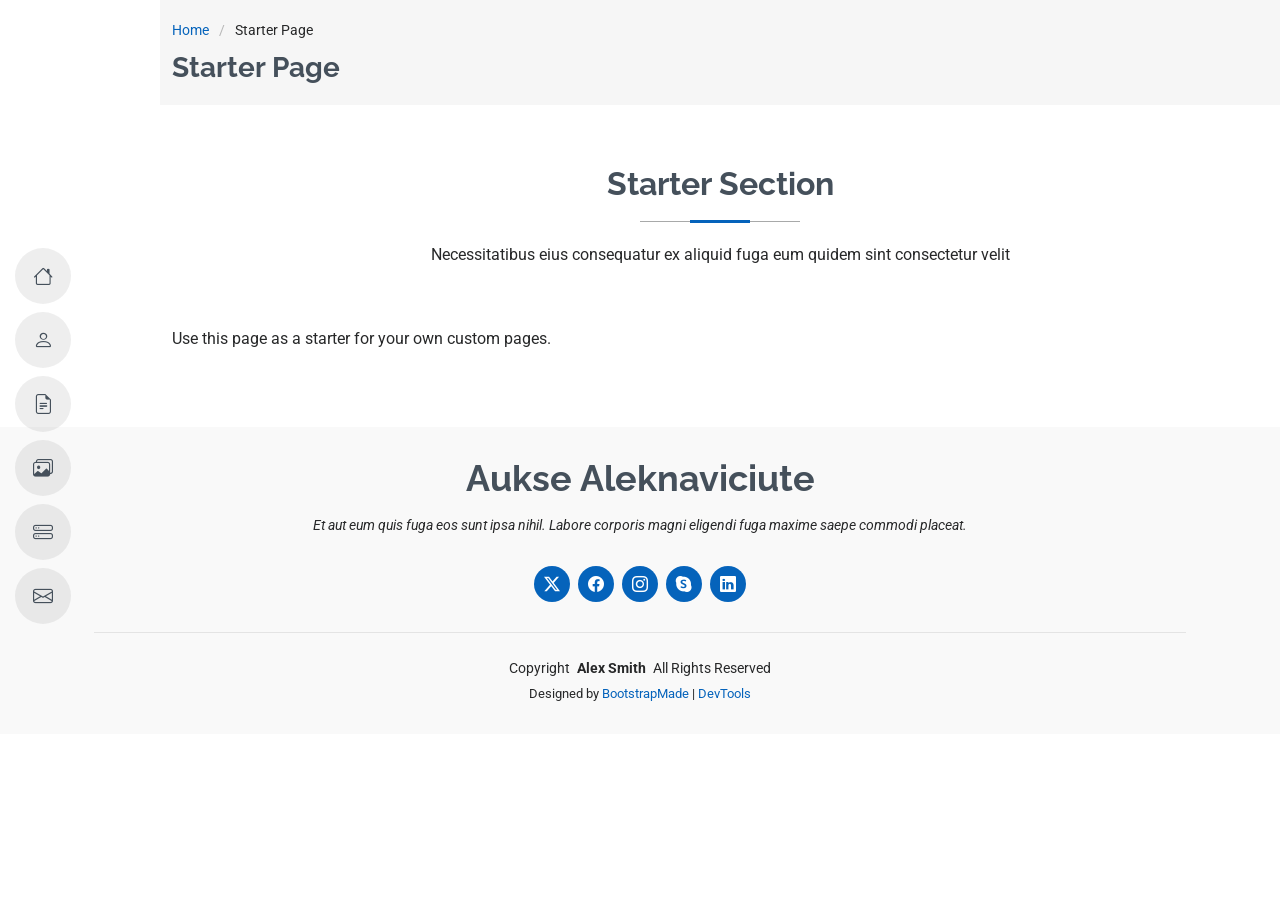
<file: template_2/starter-page.html>
<!DOCTYPE html>
<html lang="en">

<head>
  <meta charset="utf-8">
  <meta content="width=device-width, initial-scale=1.0" name="viewport">
  <title>Starter Page - MyResume Bootstrap Template</title>
  <meta content="" name="description">
  <meta content="" name="keywords">

  <!-- Favicons -->
  <link href="assets/img/favicon.png" rel="icon">
  <link href="assets/img/apple-touch-icon.png" rel="apple-touch-icon">

  <!-- Fonts -->
  <link href="https://fonts.googleapis.com" rel="preconnect">
  <link href="https://fonts.gstatic.com" rel="preconnect" crossorigin>
  <link href="https://fonts.googleapis.com/css2?family=Roboto:ital,wght@0,100;0,300;0,400;0,500;0,700;0,900;1,100;1,300;1,400;1,500;1,700;1,900&family=Poppins:ital,wght@0,100;0,200;0,300;0,400;0,500;0,600;0,700;0,800;0,900;1,100;1,200;1,300;1,400;1,500;1,600;1,700;1,800;1,900&family=Raleway:ital,wght@0,100;0,200;0,300;0,400;0,500;0,600;0,700;0,800;0,900;1,100;1,200;1,300;1,400;1,500;1,600;1,700;1,800;1,900&display=swap" rel="stylesheet">

  <!-- Vendor CSS Files -->
  <link href="assets/vendor/bootstrap/css/bootstrap.min.css" rel="stylesheet">
  <link href="assets/vendor/bootstrap-icons/bootstrap-icons.css" rel="stylesheet">
  <link href="assets/vendor/aos/aos.css" rel="stylesheet">
  <link href="assets/vendor/glightbox/css/glightbox.min.css" rel="stylesheet">
  <link href="assets/vendor/swiper/swiper-bundle.min.css" rel="stylesheet">

  <!-- Main CSS File -->
  <link href="assets/css/main.css" rel="stylesheet">

  <!-- =======================================================
  * Template Name: MyResume
  * Template URL: https://bootstrapmade.com/free-html-bootstrap-template-my-resume/
  * Updated: Jun 29 2024 with Bootstrap v5.3.3
  * Author: BootstrapMade.com
  * License: https://bootstrapmade.com/license/
  ======================================================== -->
</head>

<body class="starter-page-page">

  <header id="header" class="header d-flex flex-column justify-content-center">

    <i class="header-toggle d-xl-none bi bi-list"></i>

    <nav id="navmenu" class="navmenu">
      <ul>
        <li><a href="#hero"><i class="bi bi-house navicon"></i><span>Home</span></a></li>
        <li><a href="#about"><i class="bi bi-person navicon"></i><span>About</span></a></li>
        <li><a href="#resume"><i class="bi bi-file-earmark-text navicon"></i><span>Resume</span></a></li>
        <li><a href="#portfolio"><i class="bi bi-images navicon"></i><span>Portfolio</span></a></li>
        <li><a href="#services"><i class="bi bi-hdd-stack navicon"></i><span>Services</span></a></li>
        <li><a href="#contact"><i class="bi bi-envelope navicon"></i><span>Contact</span></a></li>
      </ul>
    </nav>

  </header>

  <main class="main">

    <!-- Page Title -->
    <div class="page-title" data-aos="fade">
      <div class="container">
        <nav class="breadcrumbs">
          <ol>
            <li><a href="index.html">Home</a></li>
            <li class="current">Starter Page</li>
          </ol>
        </nav>
        <h1>Starter Page</h1>
      </div>
    </div><!-- End Page Title -->

    <!-- Starter Section Section -->
    <section id="starter-section" class="starter-section section">

      <!-- Section Title -->
      <div class="container section-title" data-aos="fade-up">
        <h2>Starter Section</h2>
        <p>Necessitatibus eius consequatur ex aliquid fuga eum quidem sint consectetur velit</p>
      </div><!-- End Section Title -->

      <div class="container" data-aos="fade-up">
        <p>Use this page as a starter for your own custom pages.</p>
      </div>

    </section><!-- /Starter Section Section -->

  </main>

  <footer id="footer" class="footer position-relative light-background">
    <div class="container">
      <h3 class="sitename">Aukse Aleknaviciute</h3>
      <p>Et aut eum quis fuga eos sunt ipsa nihil. Labore corporis magni eligendi fuga maxime saepe commodi placeat.</p>
      <div class="social-links d-flex justify-content-center">
        <a href=""><i class="bi bi-twitter-x"></i></a>
        <a href=""><i class="bi bi-facebook"></i></a>
        <a href=""><i class="bi bi-instagram"></i></a>
        <a href=""><i class="bi bi-skype"></i></a>
        <a href=""><i class="bi bi-linkedin"></i></a>
      </div>
      <div class="container">
        <div class="copyright">
          <span>Copyright</span> <strong class="px-1 sitename">Alex Smith</strong> <span>All Rights Reserved</span>
        </div>
        <div class="credits">
          <!-- All the links in the footer should remain intact. -->
          <!-- You can delete the links only if you've purchased the pro version. -->
          <!-- Licensing information: https://bootstrapmade.com/license/ -->
          <!-- Purchase the pro version with working PHP/AJAX contact form: [buy-url] -->
          Designed by <a href="https://bootstrapmade.com/">BootstrapMade</a> | <a href="https://bootstrapmade.com/tools/">DevTools</a>
        </div>
      </div>
    </div>
  </footer>

  <!-- Scroll Top -->
  <a href="#" id="scroll-top" class="scroll-top d-flex align-items-center justify-content-center"><i class="bi bi-arrow-up-short"></i></a>

  <!-- Preloader -->
  <div id="preloader"></div>

  <!-- Vendor JS Files -->
  <script src="assets/vendor/bootstrap/js/bootstrap.bundle.min.js"></script>
  <script src="assets/vendor/php-email-form/validate.js"></script>
  <script src="assets/vendor/aos/aos.js"></script>
  <script src="assets/vendor/typed.js/typed.umd.js"></script>
  <script src="assets/vendor/purecounter/purecounter_vanilla.js"></script>
  <script src="assets/vendor/waypoints/noframework.waypoints.js"></script>
  <script src="assets/vendor/glightbox/js/glightbox.min.js"></script>
  <script src="assets/vendor/imagesloaded/imagesloaded.pkgd.min.js"></script>
  <script src="assets/vendor/isotope-layout/isotope.pkgd.min.js"></script>
  <script src="assets/vendor/swiper/swiper-bundle.min.js"></script>

  <!-- Main JS File -->
  <script src="assets/js/main.js"></script>

</body>

</html>
</file>
<file: assets/css/custom.css>
.section-title h2 {
  color: #6b338c;
}
body {
  --default-font: "Segoe UI", Arial, sans-serif;
  --heading-font: Consolas, "Courier New", monospace;
}

h1 { font-size: 2.5rem; }
h2 { font-size: 2rem; }
h3 { font-size: 1.5rem; }
h4 { font-size: 1.25rem; }
h5 { font-size: 1.1rem; }
h6 { font-size: 1rem; }

.section-title h2 {
  color: #6b338c;
  font-family: var(--heading-font);
  font-size: 2.25rem;
  font-weight: 700;
}

p {
  font-size: 1.05rem;
  line-height: 1.7;
}
#contact .btn {
  background-color: #6b338c;
  color: white;
  border: 2px solid #6b338c;
  border-radius: 10px;
  padding: 10px 20px;
  font-family: var(--heading-font);
}

#contact .btn:hover {
  background-color: #52256d;
  border-color: #52256d;
}

#contact .btn:active {
  background-color: #3e1b53;
  border-color: #3e1b53;
  transform: translateY(2px);
}

.footer .credits a {
  color: #6b338c;
  font-weight: 600;
  text-decoration: underline;
  text-underline-offset: 3px;
}

.footer .credits a:hover {
  color: #3e1b53;
}
#about,
#resume,
#portfolio {
  padding-top: 72px;
  padding-bottom: 72px;
}

#about .section-title,
#resume .section-title,
#portfolio .section-title {
  margin-bottom: 32px;
  padding: 24px 18px;
  background-color: #f7f1fa;
  border: 1px solid #dfcce8;
  border-radius: 16px;
}

#about .section-title p,
#resume .section-title p,
#portfolio .section-title p {
  margin-bottom: 0;
}
#hero .col-lg-9 {
  border-left: 4px solid #6b338c;
  padding-left: 24px;
}

#services video,
#services .ratio {
  border: 2px solid #dfcce8;
  border-radius: 12px;
  overflow: hidden;
}

#contact .container.text-center {
  padding: 28px 20px;
  border: 1px solid #dfcce8;
  border-radius: 16px;
  background-color: #f7f1fa;
}
</file>
<file: assets/css/main.css>
/**
* Template Name: MyResume
* Template URL: https://bootstrapmade.com/free-html-bootstrap-template-my-resume/
* Updated: Jun 29 2024 with Bootstrap v5.3.3
* Author: BootstrapMade.com
* License: https://bootstrapmade.com/license/
*/

/*--------------------------------------------------------------
# Font & Color Variables
# Help: https://bootstrapmade.com/color-system/
--------------------------------------------------------------*/
/* Fonts */
:root {
  --default-font: "Roboto",  system-ui, -apple-system, "Segoe UI", Roboto, "Helvetica Neue", Arial, "Noto Sans", "Liberation Sans", sans-serif, "Apple Color Emoji", "Segoe UI Emoji", "Segoe UI Symbol", "Noto Color Emoji";
  --heading-font: "Raleway",  sans-serif;
  --nav-font: "Poppins",  sans-serif;
}

/* Global Colors - The following color variables are used throughout the website. Updating them here will change the color scheme of the entire website */
:root { 
  --background-color: #ffffff; /* Background color for the entire website, including individual sections */
  --default-color: #272829; /* Default color used for the majority of the text content across the entire website */
  --heading-color: #45505b; /* Color for headings, subheadings and title throughout the website */
  --accent-color: #0563bb; /* Accent color that represents your brand on the website. It's used for buttons, links, and other elements that need to stand out */
  --surface-color: #ffffff; /* The surface color is used as a background of boxed elements within sections, such as cards, icon boxes, or other elements that require a visual separation from the global background. */
  --contrast-color: #ffffff; /* Contrast color for text, ensuring readability against backgrounds of accent, heading, or default colors. */
}

/* Nav Menu Colors - The following color variables are used specifically for the navigation menu. They are separate from the global colors to allow for more customization options */
:root {
  --nav-color: #45505b;  /* The default color of the main navmenu links */
  --nav-hover-color: #0563bb; /* Applied to main navmenu links when they are hovered over or active */
  --nav-mobile-background-color: #ffffff; /* Used as the background color for mobile navigation menu */
  --nav-dropdown-background-color: #ffffff; /* Used as the background color for dropdown items that appear when hovering over primary navigation items */
  --nav-dropdown-color: #212529; /* Used for navigation links of the dropdown items in the navigation menu. */
  --nav-dropdown-hover-color: #0563bb; /* Similar to --nav-hover-color, this color is applied to dropdown navigation links when they are hovered over. */
}

/* Color Presets - These classes override global colors when applied to any section or element, providing reuse of the sam color scheme. */

.light-background {
  --background-color: #f9f9f9;
  --surface-color: #ffffff;
}

.dark-background {
  --background-color: #060606;
  --default-color: #ffffff;
  --heading-color: #ffffff;
  --surface-color: #252525;
  --contrast-color: #ffffff;
}

/* Smooth scroll */
:root {
  scroll-behavior: smooth;
}

/*--------------------------------------------------------------
# General Styling & Shared Classes
--------------------------------------------------------------*/
body {
  color: var(--default-color);
  background-color: var(--background-color);
  font-family: var(--default-font);
}

a {
  color: var(--accent-color);
  text-decoration: none;
  transition: 0.3s;
}

a:hover {
  color: color-mix(in srgb, var(--accent-color), transparent 25%);
  text-decoration: none;
}

h1,
h2,
h3,
h4,
h5,
h6 {
  color: var(--heading-color);
  font-family: var(--heading-font);
}

/* PHP Email Form Messages
------------------------------*/
.php-email-form .error-message {
  display: none;
  background: #df1529;
  color: #ffffff;
  text-align: left;
  padding: 15px;
  margin-bottom: 24px;
  font-weight: 600;
}

.php-email-form .sent-message {
  display: none;
  color: #ffffff;
  background: #059652;
  text-align: center;
  padding: 15px;
  margin-bottom: 24px;
  font-weight: 600;
}

.php-email-form .loading {
  display: none;
  background: var(--surface-color);
  text-align: center;
  padding: 15px;
  margin-bottom: 24px;
}

.php-email-form .loading:before {
  content: "";
  display: inline-block;
  border-radius: 50%;
  width: 24px;
  height: 24px;
  margin: 0 10px -6px 0;
  border: 3px solid var(--accent-color);
  border-top-color: var(--surface-color);
  animation: php-email-form-loading 1s linear infinite;
}

@keyframes php-email-form-loading {
  0% {
    transform: rotate(0deg);
  }

  100% {
    transform: rotate(360deg);
  }
}

/*--------------------------------------------------------------
# Global Header
--------------------------------------------------------------*/
.header {
  color: var(--default-color);
  position: fixed;
  top: 0;
  left: 0;
  bottom: 0;
  padding: 0 15px;
  transition: all ease-in-out 0.3s;
  overflow-y: auto;
  z-index: 997;
  min-width: 200px;
}

@media (max-width: 1199px) {
  .header {
    background-color: var(--background-color);
    border-right: 1px solid color-mix(in srgb, var(--default-color), transparent 90%);
    width: 300px;
    left: -100%;
  }
}

@media (min-width: 1200px) and (max-width: 1600px) {
  .header~main {
    margin-left: 160px;
  }

  .header~main .hero {
    margin-left: -160px;
    width: 100vw;
  }
}

.header.header-show {
  left: 0;
}

.header .header-toggle {
  color: var(--contrast-color);
  background-color: var(--accent-color);
  font-size: 22px;
  display: flex;
  align-items: center;
  justify-content: center;
  width: 40px;
  height: 40px;
  border-radius: 50%;
  cursor: pointer;
  position: fixed;
  top: 15px;
  right: 15px;
  z-index: 9999;
  transition: background-color 0.3s;
}

.header .header-toggle:hover {
  color: var(--contrast-color);
  background-color: color-mix(in srgb, var(--accent-color) 90%, white 15%);
}

/*--------------------------------------------------------------
# Navigation Menu
--------------------------------------------------------------*/
.navmenu {
  padding: 0;
  z-index: 9997;
}

.navmenu ul {
  list-style: none;
  padding: 0 0 20px 0;
  margin: 0;
  width: 140px;
}

.navmenu a,
.navmenu a:focus {
  color: var(--nav-color);
  font-family: var(--nav-font);
  display: flex;
  align-items: center;
  padding: 10px 18px;
  margin-bottom: 8px;
  font-size: 15px;
  border-radius: 50px;
  background: color-mix(in srgb, var(--default-color), transparent 92%);
  height: 56px;
  width: 100%;
  overflow: hidden;
  transition: 0.3s;
}

.navmenu a i,
.navmenu a:focus i {
  font-size: 20px;
}

.navmenu a span,
.navmenu a:focus span {
  padding: 0 5px 0 7px;
}

@media (min-width: 992px) {

  .navmenu a,
  .navmenu a:focus {
    max-width: 56px;
  }

  .navmenu a span,
  .navmenu a:focus span {
    display: none;
  }
}

.navmenu a:hover,
.navmenu .active,
.navmenu .active:focus,
.navmenu li:hover>a {
  color: var(--contrast-color);
  background: var(--nav-hover-color);
}

.navmenu a:hover,
.navmenu li:hover>a {
  max-width: 100%;
  color: var(--contrast-color);
}

.navmenu a:hover span,
.navmenu li:hover>a span {
  display: block;
}

/*--------------------------------------------------------------
# Global Footer
--------------------------------------------------------------*/
.footer {
  color: var(--default-color);
  background-color: var(--background-color);
  font-size: 14px;
  text-align: center;
  padding: 30px 0;
  position: relative;
}

.footer h3 {
  font-size: 36px;
  font-weight: 700;
  position: relative;
  padding: 0;
  margin: 0 0 15px 0;
}

.footer p {
  font-size: 15;
  font-style: italic;
  padding: 0;
  margin: 0 0 30px 0;
}

.footer .social-links {
  margin: 0 0 30px 0;
}

.footer .social-links a {
  font-size: 16px;
  display: flex;
  align-items: center;
  justify-content: center;
  background: var(--accent-color);
  color: var(--contrast-color);
  line-height: 1;
  margin: 0 4px;
  border-radius: 50%;
  text-align: center;
  width: 36px;
  height: 36px;
  transition: 0.3s;
}

.footer .social-links a:hover {
  background: color-mix(in srgb, var(--accent-color), transparent 20%);
  text-decoration: none;
}

.footer .copyright {
  padding-top: 25px;
  border-top: 1px solid color-mix(in srgb, var(--default-color), transparent 90%);
}

.footer .credits {
  font-size: 13px;
  padding-top: 5px;
}

/*--------------------------------------------------------------
# Preloader
--------------------------------------------------------------*/
#preloader {
  position: fixed;
  inset: 0;
  z-index: 999999;
  overflow: hidden;
  background: var(--background-color);
  transition: all 0.6s ease-out;
}

#preloader:before {
  content: "";
  position: fixed;
  top: calc(50% - 30px);
  left: calc(50% - 30px);
  border: 6px solid #ffffff;
  border-color: var(--accent-color) transparent var(--accent-color) transparent;
  border-radius: 50%;
  width: 60px;
  height: 60px;
  animation: animate-preloader 1.5s linear infinite;
}

@keyframes animate-preloader {
  0% {
    transform: rotate(0deg);
  }

  100% {
    transform: rotate(360deg);
  }
}

/*--------------------------------------------------------------
# Scroll Top Button
--------------------------------------------------------------*/
.scroll-top {
  position: fixed;
  visibility: hidden;
  opacity: 0;
  right: 15px;
  bottom: -15px;
  z-index: 99999;
  background-color: var(--accent-color);
  width: 44px;
  height: 44px;
  border-radius: 50px;
  transition: all 0.4s;
}

.scroll-top i {
  font-size: 24px;
  color: var(--contrast-color);
  line-height: 0;
}

.scroll-top:hover {
  background-color: color-mix(in srgb, var(--accent-color), transparent 20%);
  color: var(--contrast-color);
}

.scroll-top.active {
  visibility: visible;
  opacity: 1;
  bottom: 15px;
}

/*--------------------------------------------------------------
# Disable aos animation delay on mobile devices
--------------------------------------------------------------*/
@media screen and (max-width: 768px) {
  [data-aos-delay] {
    transition-delay: 0 !important;
  }
}

/*--------------------------------------------------------------
# Global Page Titles & Breadcrumbs
--------------------------------------------------------------*/
.page-title {
  --background-color: color-mix(in srgb, var(--default-color), transparent 96%);
  color: var(--default-color);
  background-color: var(--background-color);
  padding: 20px 0;
  position: relative;
}

.page-title h1 {
  font-size: 28px;
  font-weight: 700;
  margin: 0;
}

.page-title .breadcrumbs ol {
  display: flex;
  flex-wrap: wrap;
  list-style: none;
  padding: 0 0 10px 0;
  margin: 0;
  font-size: 14px;
  font-weight: 400;
}

.page-title .breadcrumbs ol li+li {
  padding-left: 10px;
}

.page-title .breadcrumbs ol li+li::before {
  content: "/";
  display: inline-block;
  padding-right: 10px;
  color: color-mix(in srgb, var(--default-color), transparent 70%);
}

/*--------------------------------------------------------------
# Global Sections
--------------------------------------------------------------*/
section,
.section {
  color: var(--default-color);
  background-color: var(--background-color);
  padding: 60px 0;
  overflow: clip;
}

/*--------------------------------------------------------------
# Global Section Titles
--------------------------------------------------------------*/
.section-title {
  text-align: center;
  padding-bottom: 60px;
  position: relative;
}

.section-title h2 {
  font-size: 32px;
  font-weight: 700;
  margin-bottom: 20px;
  padding-bottom: 20px;
  position: relative;
}

.section-title h2:before {
  content: "";
  position: absolute;
  display: block;
  width: 160px;
  height: 1px;
  background: color-mix(in srgb, var(--default-color), transparent 60%);
  left: 0;
  right: 0;
  bottom: 1px;
  margin: auto;
}

.section-title h2::after {
  content: "";
  position: absolute;
  display: block;
  width: 60px;
  height: 3px;
  background: var(--accent-color);
  left: 0;
  right: 0;
  bottom: 0;
  margin: auto;
}

.section-title p {
  margin-bottom: 0;
}

/*--------------------------------------------------------------
# Hero Section
--------------------------------------------------------------*/
.hero {
  width: 100%;
  min-height: 100vh;
  position: relative;
  padding: 80px 0;
  display: flex;
  align-items: center;
  justify-content: center;
}

.hero img {
  position: absolute;
  inset: 0;
  display: block;
  width: 100%;
  height: 100%;
  object-fit: cover;
  z-index: 1;
}

.hero:before {
  content: "";
  background: color-mix(in srgb, var(--background-color), transparent 30%);
  position: absolute;
  inset: 0;
  z-index: 2;
}

.hero .container {
  position: relative;
  z-index: 3;
}

.hero h2 {
  margin: 0;
  font-size: 64px;
  font-weight: 700;
}

.hero p {
  margin: 5px 0 0 0;
  font-size: 26px;
}

.hero p span {
  letter-spacing: 1px;
  border-bottom: 2px solid var(--accent-color);
}

.hero .social-links {
  margin-top: 25px;
}

.hero .social-links a {
  font-size: 20px;
  display: inline-block;
  color: color-mix(in srgb, var(--default-color), transparent 30%);
  line-height: 1;
  margin-right: 20px;
  transition: 0.3s;
}

.hero .social-links a:hover {
  color: var(--accent-color);
}

@media (max-width: 768px) {
  .hero h2 {
    font-size: 32px;
  }

  .hero p {
    font-size: 20px;
  }
}

/*--------------------------------------------------------------
# About Section
--------------------------------------------------------------*/
.about .content h2 {
  font-weight: 700;
  font-size: 24px;
}

.about .content ul {
  list-style: none;
  padding: 0;
}

.about .content ul li {
  margin-bottom: 20px;
  display: flex;
  align-items: center;
}

.about .content ul strong {
  margin-right: 10px;
}

.about .content ul i {
  font-size: 16px;
  margin-right: 5px;
  color: var(--accent-color);
  line-height: 0;
}

/*--------------------------------------------------------------
# Stats Section
--------------------------------------------------------------*/
.stats i {
  background-color: var(--accent-color);
  color: var(--contrast-color);
  width: 54px;
  height: 54px;
  font-size: 24px;
  border-radius: 50px;
  display: inline-flex;
  align-items: center;
  justify-content: center;
  position: relative;
  z-index: 1;
}

.stats .stats-item {
  margin-top: 10px;
  width: 100%;
  position: relative;
  text-align: center;
  z-index: 0;
}

.stats .stats-item span {
  font-size: 36px;
  display: block;
  font-weight: 700;
  color: color-mix(in srgb, var(--default-color), transparent 20%);
}

.stats .stats-item p {
  padding: 0;
  margin: 0;
  color: color-mix(in srgb, var(--default-color), transparent 50%);
  font-size: 16px;
}

/*--------------------------------------------------------------
# Skills Section
--------------------------------------------------------------*/
.skills .progress {
  height: 60px;
  display: block;
  background: none;
  border-radius: 0;
}

.skills .progress .skill {
  color: var(--heading-color);
  padding: 0;
  margin: 0 0 6px 0;
  text-transform: uppercase;
  display: block;
  font-weight: 600;
  font-family: var(--heading-font);
}

.skills .progress .skill .val {
  float: right;
  font-style: normal;
}

.skills .progress-bar-wrap {
  background: color-mix(in srgb, var(--default-color), transparent 90%);
  height: 10px;
}

.skills .progress-bar {
  width: 1px;
  height: 10px;
  transition: 0.9s;
  background-color: var(--accent-color);
}

/*--------------------------------------------------------------
# Resume Section
--------------------------------------------------------------*/
.resume .resume-title {
  color: var(--heading-color);
  font-size: 26px;
  font-weight: 700;
  margin-top: 20px;
  margin-bottom: 20px;
}

.resume .resume-item {
  padding: 0 0 20px 20px;
  margin-top: -2px;
  border-left: 2px solid var(--accent-color);
  position: relative;
}

.resume .resume-item h4 {
  line-height: 18px;
  font-size: 18px;
  font-weight: 600;
  text-transform: uppercase;
  color: color-mix(in srgb, var(--default-color), transparent 20%);
  margin-bottom: 10px;
}

.resume .resume-item h5 {
  font-size: 16px;
  padding: 5px 15px;
  display: inline-block;
  font-weight: 600;
  margin-bottom: 10px;
}

.resume .resume-item ul {
  padding-left: 20px;
}

.resume .resume-item ul li {
  padding-bottom: 10px;
}

.resume .resume-item:last-child {
  padding-bottom: 0;
}

.resume .resume-item::before {
  content: "";
  position: absolute;
  width: 16px;
  height: 16px;
  border-radius: 50px;
  left: -9px;
  top: 0;
  background: var(--background-color);
  border: 2px solid var(--accent-color);
}

/*--------------------------------------------------------------
# Portfolio Section
--------------------------------------------------------------*/
.portfolio .portfolio-filters {
  padding: 0;
  margin: 0 auto 20px auto;
  list-style: none;
  text-align: center;
}

.portfolio .portfolio-filters li {
  cursor: pointer;
  display: inline-block;
  padding: 8px 20px 10px 20px;
  margin: 0;
  font-size: 15px;
  font-weight: 500;
  line-height: 1;
  margin-bottom: 5px;
  border-radius: 50px;
  transition: all 0.3s ease-in-out;
  font-family: var(--heading-font);
}

.portfolio .portfolio-filters li:hover,
.portfolio .portfolio-filters li.filter-active {
  color: var(--contrast-color);
  background-color: var(--accent-color);
}

.portfolio .portfolio-filters li:first-child {
  margin-left: 0;
}

.portfolio .portfolio-filters li:last-child {
  margin-right: 0;
}

@media (max-width: 575px) {
  .portfolio .portfolio-filters li {
    font-size: 14px;
    margin: 0 0 10px 0;
  }
}

.portfolio .portfolio-item {
  position: relative;
  overflow: hidden;
}

.portfolio .portfolio-item .portfolio-info {
  opacity: 0;
  position: absolute;
  left: 12px;
  right: 12px;
  bottom: -100%;
  z-index: 3;
  transition: all ease-in-out 0.5s;
  background: color-mix(in srgb, var(--background-color), transparent 10%);
  padding: 15px;
}

.portfolio .portfolio-item .portfolio-info h4 {
  font-size: 18px;
  font-weight: 600;
  padding-right: 50px;
}

.portfolio .portfolio-item .portfolio-info p {
  color: color-mix(in srgb, var(--default-color), transparent 30%);
  font-size: 14px;
  margin-bottom: 0;
  padding-right: 50px;
}

.portfolio .portfolio-item .portfolio-info .preview-link,
.portfolio .portfolio-item .portfolio-info .details-link {
  position: absolute;
  right: 50px;
  font-size: 24px;
  top: calc(50% - 14px);
  color: color-mix(in srgb, var(--default-color), transparent 30%);
  transition: 0.3s;
  line-height: 0;
}

.portfolio .portfolio-item .portfolio-info .preview-link:hover,
.portfolio .portfolio-item .portfolio-info .details-link:hover {
  color: var(--accent-color);
}

.portfolio .portfolio-item .portfolio-info .details-link {
  right: 14px;
  font-size: 28px;
}

.portfolio .portfolio-item:hover .portfolio-info {
  opacity: 1;
  bottom: 0;
}

/*--------------------------------------------------------------
# Services Section
--------------------------------------------------------------*/
.services .service-item {
  background-color: var(--surface-color);
  box-shadow: 0px 5px 90px 0px rgba(0, 0, 0, 0.1);
  height: 100%;
  padding: 60px 30px;
  text-align: center;
  transition: 0.3s;
  border-radius: 5px;
}

.services .service-item .icon {
  margin: 0 auto;
  width: 100px;
  height: 100px;
  display: flex;
  align-items: center;
  justify-content: center;
  transition: ease-in-out 0.3s;
  position: relative;
}

.services .service-item .icon i {
  font-size: 36px;
  transition: 0.5s;
  position: relative;
}

.services .service-item .icon svg {
  position: absolute;
  top: 0;
  left: 0;
}

.services .service-item .icon svg path {
  transition: 0.5s;
  fill: color-mix(in srgb, var(--default-color), transparent 95%);
}

.services .service-item h3 {
  font-weight: 700;
  margin: 10px 0 15px 0;
  font-size: 22px;
}

.services .service-item p {
  line-height: 24px;
  font-size: 14px;
  margin-bottom: 0;
}

.services .service-item:hover {
  box-shadow: 0px 5px 35px 0px rgba(0, 0, 0, 0.1);
}

.services .service-item.item-cyan i {
  color: #0dcaf0;
}

.services .service-item.item-cyan:hover .icon i {
  color: #fff;
}

.services .service-item.item-cyan:hover .icon path {
  fill: #0dcaf0;
}

.services .service-item.item-orange i {
  color: #fd7e14;
}

.services .service-item.item-orange:hover .icon i {
  color: #fff;
}

.services .service-item.item-orange:hover .icon path {
  fill: #fd7e14;
}

.services .service-item.item-teal i {
  color: #20c997;
}

.services .service-item.item-teal:hover .icon i {
  color: #fff;
}

.services .service-item.item-teal:hover .icon path {
  fill: #20c997;
}

.services .service-item.item-red i {
  color: #df1529;
}

.services .service-item.item-red:hover .icon i {
  color: #fff;
}

.services .service-item.item-red:hover .icon path {
  fill: #df1529;
}

.services .service-item.item-indigo i {
  color: #6610f2;
}

.services .service-item.item-indigo:hover .icon i {
  color: #fff;
}

.services .service-item.item-indigo:hover .icon path {
  fill: #6610f2;
}

.services .service-item.item-pink i {
  color: #f3268c;
}

.services .service-item.item-pink:hover .icon i {
  color: #fff;
}

.services .service-item.item-pink:hover .icon path {
  fill: #f3268c;
}

/*--------------------------------------------------------------
# Testimonials Section
--------------------------------------------------------------*/
.testimonials .testimonials-carousel,
.testimonials .testimonials-slider {
  overflow: hidden;
}

.testimonials .testimonial-item .testimonial-content {
  border-left: 3px solid var(--accent-color);
  padding-left: 30px;
}

.testimonials .testimonial-item .testimonial-img {
  border-radius: 50%;
  border: 4px solid var(--background-color);
  margin: 0 auto;
}

.testimonials .testimonial-item h3 {
  font-size: 20px;
  font-weight: bold;
  margin: 10px 0 5px 0;
}

.testimonials .testimonial-item h4 {
  font-size: 14px;
  color: color-mix(in srgb, var(--default-color), transparent 40%);
  margin: 0 0 10px 0;
}

.testimonials .testimonial-item .stars i {
  color: #ffc107;
  margin: 0 1px;
}

.testimonials .testimonial-item .quote-icon-left,
.testimonials .testimonial-item .quote-icon-right {
  color: color-mix(in srgb, var(--accent-color), transparent 50%);
  font-size: 26px;
  line-height: 0;
}

.testimonials .testimonial-item .quote-icon-left {
  display: inline-block;
  left: -5px;
  position: relative;
}

.testimonials .testimonial-item .quote-icon-right {
  display: inline-block;
  right: -5px;
  position: relative;
  top: 10px;
  transform: scale(-1, -1);
}

.testimonials .testimonial-item p {
  font-style: italic;
}

.testimonials .swiper-wrapper {
  height: auto;
}

.testimonials .swiper-pagination {
  margin-top: 30px;
  position: relative;
}

.testimonials .swiper-pagination .swiper-pagination-bullet {
  width: 12px;
  height: 12px;
  background-color: color-mix(in srgb, var(--default-color), transparent 85%);
  opacity: 1;
}

.testimonials .swiper-pagination .swiper-pagination-bullet-active {
  background-color: var(--accent-color);
}

/*--------------------------------------------------------------
# Contact Section
--------------------------------------------------------------*/
.contact .info-item+.info-item {
  margin-top: 40px;
}

.contact .info-item i {
  color: var(--accent-color);
  background: color-mix(in srgb, var(--accent-color), transparent 92%);
  font-size: 20px;
  width: 44px;
  height: 44px;
  display: flex;
  justify-content: center;
  align-items: center;
  border-radius: 50px;
  transition: all 0.3s ease-in-out;
  margin-right: 15px;
}

.contact .info-item h3 {
  padding: 0;
  font-size: 18px;
  font-weight: 700;
  margin-bottom: 5px;
}

.contact .info-item p {
  padding: 0;
  margin-bottom: 0;
  font-size: 14px;
}

.contact .info-item:hover i {
  background: var(--accent-color);
  color: var(--contrast-color);
}

.contact .php-email-form {
  height: 100%;
}

.contact .php-email-form input[type=text],
.contact .php-email-form input[type=email],
.contact .php-email-form textarea {
  font-size: 14px;
  padding: 10px 15px;
  box-shadow: none;
  border-radius: 0;
  color: var(--default-color);
  background-color: color-mix(in srgb, var(--background-color), transparent 50%);
  border-color: color-mix(in srgb, var(--default-color), transparent 80%);
}

.contact .php-email-form input[type=text]:focus,
.contact .php-email-form input[type=email]:focus,
.contact .php-email-form textarea:focus {
  border-color: var(--accent-color);
}

.contact .php-email-form input[type=text]::placeholder,
.contact .php-email-form input[type=email]::placeholder,
.contact .php-email-form textarea::placeholder {
  color: color-mix(in srgb, var(--default-color), transparent 70%);
}

.contact .php-email-form button[type=submit] {
  color: var(--contrast-color);
  background: var(--accent-color);
  border: 0;
  padding: 10px 30px;
  transition: 0.4s;
  border-radius: 50px;
}

.contact .php-email-form button[type=submit]:hover {
  background: color-mix(in srgb, var(--accent-color), transparent 25%);
}

/*--------------------------------------------------------------
# Portfolio Details Section
--------------------------------------------------------------*/
.portfolio-details .portfolio-details-slider img {
  width: 100%;
}

.portfolio-details .swiper-wrapper {
  height: auto;
}

.portfolio-details .swiper-button-prev,
.portfolio-details .swiper-button-next {
  width: 48px;
  height: 48px;
}

.portfolio-details .swiper-button-prev:after,
.portfolio-details .swiper-button-next:after {
  color: rgba(255, 255, 255, 0.8);
  background-color: rgba(0, 0, 0, 0.15);
  font-size: 24px;
  border-radius: 50%;
  width: 48px;
  height: 48px;
  display: flex;
  align-items: center;
  justify-content: center;
  transition: 0.3s;
}

.portfolio-details .swiper-button-prev:hover:after,
.portfolio-details .swiper-button-next:hover:after {
  background-color: rgba(0, 0, 0, 0.3);
}

@media (max-width: 575px) {

  .portfolio-details .swiper-button-prev,
  .portfolio-details .swiper-button-next {
    display: none;
  }
}

.portfolio-details .swiper-pagination {
  margin-top: 20px;
  position: relative;
}

.portfolio-details .swiper-pagination .swiper-pagination-bullet {
  width: 10px;
  height: 10px;
  background-color: color-mix(in srgb, var(--default-color), transparent 85%);
  opacity: 1;
}

.portfolio-details .swiper-pagination .swiper-pagination-bullet-active {
  background-color: var(--accent-color);
}

.portfolio-details .portfolio-info h3 {
  font-size: 22px;
  font-weight: 700;
  margin-bottom: 20px;
  padding-bottom: 20px;
  position: relative;
}

.portfolio-details .portfolio-info h3:after {
  content: "";
  position: absolute;
  display: block;
  width: 50px;
  height: 3px;
  background: var(--accent-color);
  left: 0;
  bottom: 0;
}

.portfolio-details .portfolio-info ul {
  list-style: none;
  padding: 0;
  font-size: 15px;
}

.portfolio-details .portfolio-info ul li {
  display: flex;
  flex-direction: column;
  padding-bottom: 15px;
}

.portfolio-details .portfolio-info ul strong {
  text-transform: uppercase;
  font-weight: 400;
  color: color-mix(in srgb, var(--default-color), transparent 50%);
  font-size: 14px;
}

.portfolio-details .portfolio-info .btn-visit {
  padding: 8px 40px;
  background: var(--accent-color);
  color: var(--contrast-color);
  border-radius: 50px;
  transition: 0.3s;
}

.portfolio-details .portfolio-info .btn-visit:hover {
  background: color-mix(in srgb, var(--accent-color), transparent 20%);
}

.portfolio-details .portfolio-description h2 {
  font-size: 26px;
  font-weight: 700;
  margin-bottom: 20px;
}

.portfolio-details .portfolio-description p {
  padding: 0;
}

.portfolio-details .portfolio-description .testimonial-item {
  padding: 30px 30px 0 30px;
  position: relative;
  background: color-mix(in srgb, var(--default-color), transparent 97%);
  margin-bottom: 50px;
}

.portfolio-details .portfolio-description .testimonial-item .testimonial-img {
  width: 90px;
  border-radius: 50px;
  border: 6px solid var(--background-color);
  float: left;
  margin: 0 10px 0 0;
}

.portfolio-details .portfolio-description .testimonial-item h3 {
  font-size: 18px;
  font-weight: bold;
  margin: 15px 0 5px 0;
  padding-top: 20px;
}

.portfolio-details .portfolio-description .testimonial-item h4 {
  font-size: 14px;
  color: #6c757d;
  margin: 0;
}

.portfolio-details .portfolio-description .testimonial-item .quote-icon-left,
.portfolio-details .portfolio-description .testimonial-item .quote-icon-right {
  color: color-mix(in srgb, var(--accent-color), transparent 50%);
  font-size: 26px;
  line-height: 0;
}

.portfolio-details .portfolio-description .testimonial-item .quote-icon-left {
  display: inline-block;
  left: -5px;
  position: relative;
}

.portfolio-details .portfolio-description .testimonial-item .quote-icon-right {
  display: inline-block;
  right: -5px;
  position: relative;
  top: 10px;
  transform: scale(-1, -1);
}

.portfolio-details .portfolio-description .testimonial-item p {
  font-style: italic;
  margin: 0 0 15px 0 0 0;
  padding: 0;
}

/*--------------------------------------------------------------
# Service Details Section
--------------------------------------------------------------*/
.service-details .service-box {
  padding: 20px;
  box-shadow: 0px 2px 20px rgba(0, 0, 0, 0.1);
}

.service-details .service-box+.service-box {
  margin-top: 30px;
}

.service-details .service-box h4 {
  font-size: 20px;
  font-weight: 700;
  border-bottom: 2px solid color-mix(in srgb, var(--default-color), transparent 92%);
  padding-bottom: 15px;
  margin-bottom: 15px;
}

.service-details .services-list a {
  color: color-mix(in srgb, var(--default-color), transparent 20%);
  background-color: color-mix(in srgb, var(--default-color), transparent 96%);
  display: flex;
  align-items: center;
  padding: 12px 15px;
  margin-top: 15px;
  transition: 0.3s;
}

.service-details .services-list a:first-child {
  margin-top: 0;
}

.service-details .services-list a i {
  font-size: 16px;
  margin-right: 8px;
  color: var(--accent-color);
}

.service-details .services-list a.active {
  color: var(--contrast-color);
  background-color: var(--accent-color);
}

.service-details .services-list a.active i {
  color: var(--contrast-color);
}

.service-details .services-list a:hover {
  background-color: color-mix(in srgb, var(--accent-color), transparent 95%);
  color: var(--accent-color);
}

.service-details .download-catalog a {
  color: var(--default-color);
  display: flex;
  align-items: center;
  padding: 10px 0;
  transition: 0.3s;
  border-top: 1px solid color-mix(in srgb, var(--default-color), transparent 90%);
}

.service-details .download-catalog a:first-child {
  border-top: 0;
  padding-top: 0;
}

.service-details .download-catalog a:last-child {
  padding-bottom: 0;
}

.service-details .download-catalog a i {
  font-size: 24px;
  margin-right: 8px;
  color: var(--accent-color);
}

.service-details .download-catalog a:hover {
  color: var(--accent-color);
}

.service-details .help-box {
  background-color: var(--accent-color);
  color: var(--contrast-color);
  margin-top: 30px;
  padding: 30px 15px;
}

.service-details .help-box .help-icon {
  font-size: 48px;
}

.service-details .help-box h4,
.service-details .help-box a {
  color: var(--contrast-color);
}

.service-details .services-img {
  margin-bottom: 20px;
}

.service-details h3 {
  font-size: 26px;
  font-weight: 700;
}

.service-details p {
  font-size: 15px;
}

.service-details ul {
  list-style: none;
  padding: 0;
  font-size: 15px;
}

.service-details ul li {
  padding: 5px 0;
  display: flex;
  align-items: center;
}

.service-details ul i {
  font-size: 20px;
  margin-right: 8px;
  color: var(--accent-color);
}

/*--------------------------------------------------------------
# Starter Section Section
--------------------------------------------------------------*/
.starter-section {
  /* Add your styles here */
}
</file>
<file: template_2/assets/css/main.css>
/**
* Template Name: MyResume
* Template URL: https://bootstrapmade.com/free-html-bootstrap-template-my-resume/
* Updated: Jun 29 2024 with Bootstrap v5.3.3
* Author: BootstrapMade.com
* License: https://bootstrapmade.com/license/
*/

/*--------------------------------------------------------------
# Font & Color Variables
# Help: https://bootstrapmade.com/color-system/
--------------------------------------------------------------*/
/* Fonts */
:root {
  --default-font: "Roboto",  system-ui, -apple-system, "Segoe UI", Roboto, "Helvetica Neue", Arial, "Noto Sans", "Liberation Sans", sans-serif, "Apple Color Emoji", "Segoe UI Emoji", "Segoe UI Symbol", "Noto Color Emoji";
  --heading-font: "Raleway",  sans-serif;
  --nav-font: "Poppins",  sans-serif;
}

/* Global Colors - The following color variables are used throughout the website. Updating them here will change the color scheme of the entire website */
:root { 
  --background-color: #ffffff; /* Background color for the entire website, including individual sections */
  --default-color: #272829; /* Default color used for the majority of the text content across the entire website */
  --heading-color: #45505b; /* Color for headings, subheadings and title throughout the website */
  --accent-color: #0563bb; /* Accent color that represents your brand on the website. It's used for buttons, links, and other elements that need to stand out */
  --surface-color: #ffffff; /* The surface color is used as a background of boxed elements within sections, such as cards, icon boxes, or other elements that require a visual separation from the global background. */
  --contrast-color: #ffffff; /* Contrast color for text, ensuring readability against backgrounds of accent, heading, or default colors. */
}

/* Nav Menu Colors - The following color variables are used specifically for the navigation menu. They are separate from the global colors to allow for more customization options */
:root {
  --nav-color: #45505b;  /* The default color of the main navmenu links */
  --nav-hover-color: #0563bb; /* Applied to main navmenu links when they are hovered over or active */
  --nav-mobile-background-color: #ffffff; /* Used as the background color for mobile navigation menu */
  --nav-dropdown-background-color: #ffffff; /* Used as the background color for dropdown items that appear when hovering over primary navigation items */
  --nav-dropdown-color: #212529; /* Used for navigation links of the dropdown items in the navigation menu. */
  --nav-dropdown-hover-color: #0563bb; /* Similar to --nav-hover-color, this color is applied to dropdown navigation links when they are hovered over. */
}

/* Color Presets - These classes override global colors when applied to any section or element, providing reuse of the sam color scheme. */

.light-background {
  --background-color: #f9f9f9;
  --surface-color: #ffffff;
}

.dark-background {
  --background-color: #060606;
  --default-color: #ffffff;
  --heading-color: #ffffff;
  --surface-color: #252525;
  --contrast-color: #ffffff;
}

/* Smooth scroll */
:root {
  scroll-behavior: smooth;
}

/*--------------------------------------------------------------
# General Styling & Shared Classes
--------------------------------------------------------------*/
body {
  color: var(--default-color);
  background-color: var(--background-color);
  font-family: var(--default-font);
}

a {
  color: var(--accent-color);
  text-decoration: none;
  transition: 0.3s;
}

a:hover {
  color: color-mix(in srgb, var(--accent-color), transparent 25%);
  text-decoration: none;
}

h1,
h2,
h3,
h4,
h5,
h6 {
  color: var(--heading-color);
  font-family: var(--heading-font);
}

/* PHP Email Form Messages
------------------------------*/
.php-email-form .error-message {
  display: none;
  background: #df1529;
  color: #ffffff;
  text-align: left;
  padding: 15px;
  margin-bottom: 24px;
  font-weight: 600;
}

.php-email-form .sent-message {
  display: none;
  color: #ffffff;
  background: #059652;
  text-align: center;
  padding: 15px;
  margin-bottom: 24px;
  font-weight: 600;
}

.php-email-form .loading {
  display: none;
  background: var(--surface-color);
  text-align: center;
  padding: 15px;
  margin-bottom: 24px;
}

.php-email-form .loading:before {
  content: "";
  display: inline-block;
  border-radius: 50%;
  width: 24px;
  height: 24px;
  margin: 0 10px -6px 0;
  border: 3px solid var(--accent-color);
  border-top-color: var(--surface-color);
  animation: php-email-form-loading 1s linear infinite;
}

@keyframes php-email-form-loading {
  0% {
    transform: rotate(0deg);
  }

  100% {
    transform: rotate(360deg);
  }
}

/*--------------------------------------------------------------
# Global Header
--------------------------------------------------------------*/
.header {
  color: var(--default-color);
  position: fixed;
  top: 0;
  left: 0;
  bottom: 0;
  padding: 0 15px;
  transition: all ease-in-out 0.3s;
  overflow-y: auto;
  z-index: 997;
  min-width: 200px;
}

@media (max-width: 1199px) {
  .header {
    background-color: var(--background-color);
    border-right: 1px solid color-mix(in srgb, var(--default-color), transparent 90%);
    width: 300px;
    left: -100%;
  }
}

@media (min-width: 1200px) and (max-width: 1600px) {
  .header~main {
    margin-left: 160px;
  }

  .header~main .hero {
    margin-left: -160px;
    width: 100vw;
  }
}

.header.header-show {
  left: 0;
}

.header .header-toggle {
  color: var(--contrast-color);
  background-color: var(--accent-color);
  font-size: 22px;
  display: flex;
  align-items: center;
  justify-content: center;
  width: 40px;
  height: 40px;
  border-radius: 50%;
  cursor: pointer;
  position: fixed;
  top: 15px;
  right: 15px;
  z-index: 9999;
  transition: background-color 0.3s;
}

.header .header-toggle:hover {
  color: var(--contrast-color);
  background-color: color-mix(in srgb, var(--accent-color) 90%, white 15%);
}

/*--------------------------------------------------------------
# Navigation Menu
--------------------------------------------------------------*/
.navmenu {
  padding: 0;
  z-index: 9997;
}

.navmenu ul {
  list-style: none;
  padding: 0 0 20px 0;
  margin: 0;
  width: 140px;
}

.navmenu a,
.navmenu a:focus {
  color: var(--nav-color);
  font-family: var(--nav-font);
  display: flex;
  align-items: center;
  padding: 10px 18px;
  margin-bottom: 8px;
  font-size: 15px;
  border-radius: 50px;
  background: color-mix(in srgb, var(--default-color), transparent 92%);
  height: 56px;
  width: 100%;
  overflow: hidden;
  transition: 0.3s;
}

.navmenu a i,
.navmenu a:focus i {
  font-size: 20px;
}

.navmenu a span,
.navmenu a:focus span {
  padding: 0 5px 0 7px;
}

@media (min-width: 992px) {

  .navmenu a,
  .navmenu a:focus {
    max-width: 56px;
  }

  .navmenu a span,
  .navmenu a:focus span {
    display: none;
  }
}

.navmenu a:hover,
.navmenu .active,
.navmenu .active:focus,
.navmenu li:hover>a {
  color: var(--contrast-color);
  background: var(--nav-hover-color);
}

.navmenu a:hover,
.navmenu li:hover>a {
  max-width: 100%;
  color: var(--contrast-color);
}

.navmenu a:hover span,
.navmenu li:hover>a span {
  display: block;
}

/*--------------------------------------------------------------
# Global Footer
--------------------------------------------------------------*/
.footer {
  color: var(--default-color);
  background-color: var(--background-color);
  font-size: 14px;
  text-align: center;
  padding: 30px 0;
  position: relative;
}

.footer h3 {
  font-size: 36px;
  font-weight: 700;
  position: relative;
  padding: 0;
  margin: 0 0 15px 0;
}

.footer p {
  font-size: 15;
  font-style: italic;
  padding: 0;
  margin: 0 0 30px 0;
}

.footer .social-links {
  margin: 0 0 30px 0;
}

.footer .social-links a {
  font-size: 16px;
  display: flex;
  align-items: center;
  justify-content: center;
  background: var(--accent-color);
  color: var(--contrast-color);
  line-height: 1;
  margin: 0 4px;
  border-radius: 50%;
  text-align: center;
  width: 36px;
  height: 36px;
  transition: 0.3s;
}

.footer .social-links a:hover {
  background: color-mix(in srgb, var(--accent-color), transparent 20%);
  text-decoration: none;
}

.footer .copyright {
  padding-top: 25px;
  border-top: 1px solid color-mix(in srgb, var(--default-color), transparent 90%);
}

.footer .credits {
  font-size: 13px;
  padding-top: 5px;
}

/*--------------------------------------------------------------
# Preloader
--------------------------------------------------------------*/
#preloader {
  position: fixed;
  inset: 0;
  z-index: 999999;
  overflow: hidden;
  background: var(--background-color);
  transition: all 0.6s ease-out;
}

#preloader:before {
  content: "";
  position: fixed;
  top: calc(50% - 30px);
  left: calc(50% - 30px);
  border: 6px solid #ffffff;
  border-color: var(--accent-color) transparent var(--accent-color) transparent;
  border-radius: 50%;
  width: 60px;
  height: 60px;
  animation: animate-preloader 1.5s linear infinite;
}

@keyframes animate-preloader {
  0% {
    transform: rotate(0deg);
  }

  100% {
    transform: rotate(360deg);
  }
}

/*--------------------------------------------------------------
# Scroll Top Button
--------------------------------------------------------------*/
.scroll-top {
  position: fixed;
  visibility: hidden;
  opacity: 0;
  right: 15px;
  bottom: -15px;
  z-index: 99999;
  background-color: var(--accent-color);
  width: 44px;
  height: 44px;
  border-radius: 50px;
  transition: all 0.4s;
}

.scroll-top i {
  font-size: 24px;
  color: var(--contrast-color);
  line-height: 0;
}

.scroll-top:hover {
  background-color: color-mix(in srgb, var(--accent-color), transparent 20%);
  color: var(--contrast-color);
}

.scroll-top.active {
  visibility: visible;
  opacity: 1;
  bottom: 15px;
}

/*--------------------------------------------------------------
# Disable aos animation delay on mobile devices
--------------------------------------------------------------*/
@media screen and (max-width: 768px) {
  [data-aos-delay] {
    transition-delay: 0 !important;
  }
}

/*--------------------------------------------------------------
# Global Page Titles & Breadcrumbs
--------------------------------------------------------------*/
.page-title {
  --background-color: color-mix(in srgb, var(--default-color), transparent 96%);
  color: var(--default-color);
  background-color: var(--background-color);
  padding: 20px 0;
  position: relative;
}

.page-title h1 {
  font-size: 28px;
  font-weight: 700;
  margin: 0;
}

.page-title .breadcrumbs ol {
  display: flex;
  flex-wrap: wrap;
  list-style: none;
  padding: 0 0 10px 0;
  margin: 0;
  font-size: 14px;
  font-weight: 400;
}

.page-title .breadcrumbs ol li+li {
  padding-left: 10px;
}

.page-title .breadcrumbs ol li+li::before {
  content: "/";
  display: inline-block;
  padding-right: 10px;
  color: color-mix(in srgb, var(--default-color), transparent 70%);
}

/*--------------------------------------------------------------
# Global Sections
--------------------------------------------------------------*/
section,
.section {
  color: var(--default-color);
  background-color: var(--background-color);
  padding: 60px 0;
  overflow: clip;
}

/*--------------------------------------------------------------
# Global Section Titles
--------------------------------------------------------------*/
.section-title {
  text-align: center;
  padding-bottom: 60px;
  position: relative;
}

.section-title h2 {
  font-size: 32px;
  font-weight: 700;
  margin-bottom: 20px;
  padding-bottom: 20px;
  position: relative;
}

.section-title h2:before {
  content: "";
  position: absolute;
  display: block;
  width: 160px;
  height: 1px;
  background: color-mix(in srgb, var(--default-color), transparent 60%);
  left: 0;
  right: 0;
  bottom: 1px;
  margin: auto;
}

.section-title h2::after {
  content: "";
  position: absolute;
  display: block;
  width: 60px;
  height: 3px;
  background: var(--accent-color);
  left: 0;
  right: 0;
  bottom: 0;
  margin: auto;
}

.section-title p {
  margin-bottom: 0;
}

/*--------------------------------------------------------------
# Hero Section
--------------------------------------------------------------*/
.hero {
  width: 100%;
  min-height: 100vh;
  position: relative;
  padding: 80px 0;
  display: flex;
  align-items: center;
  justify-content: center;
}

.hero img {
  position: absolute;
  inset: 0;
  display: block;
  width: 100%;
  height: 100%;
  object-fit: cover;
  z-index: 1;
}

.hero:before {
  content: "";
  background: color-mix(in srgb, var(--background-color), transparent 30%);
  position: absolute;
  inset: 0;
  z-index: 2;
}

.hero .container {
  position: relative;
  z-index: 3;
}

.hero h2 {
  margin: 0;
  font-size: 64px;
  font-weight: 700;
}

.hero p {
  margin: 5px 0 0 0;
  font-size: 26px;
}

.hero p span {
  letter-spacing: 1px;
  border-bottom: 2px solid var(--accent-color);
}

.hero .social-links {
  margin-top: 25px;
}

.hero .social-links a {
  font-size: 20px;
  display: inline-block;
  color: color-mix(in srgb, var(--default-color), transparent 30%);
  line-height: 1;
  margin-right: 20px;
  transition: 0.3s;
}

.hero .social-links a:hover {
  color: var(--accent-color);
}

@media (max-width: 768px) {
  .hero h2 {
    font-size: 32px;
  }

  .hero p {
    font-size: 20px;
  }
}

/*--------------------------------------------------------------
# About Section
--------------------------------------------------------------*/
.about .content h2 {
  font-weight: 700;
  font-size: 24px;
}

.about .content ul {
  list-style: none;
  padding: 0;
}

.about .content ul li {
  margin-bottom: 20px;
  display: flex;
  align-items: center;
}

.about .content ul strong {
  margin-right: 10px;
}

.about .content ul i {
  font-size: 16px;
  margin-right: 5px;
  color: var(--accent-color);
  line-height: 0;
}

/*--------------------------------------------------------------
# Stats Section
--------------------------------------------------------------*/
.stats i {
  background-color: var(--accent-color);
  color: var(--contrast-color);
  width: 54px;
  height: 54px;
  font-size: 24px;
  border-radius: 50px;
  display: inline-flex;
  align-items: center;
  justify-content: center;
  position: relative;
  z-index: 1;
}

.stats .stats-item {
  margin-top: 10px;
  width: 100%;
  position: relative;
  text-align: center;
  z-index: 0;
}

.stats .stats-item span {
  font-size: 36px;
  display: block;
  font-weight: 700;
  color: color-mix(in srgb, var(--default-color), transparent 20%);
}

.stats .stats-item p {
  padding: 0;
  margin: 0;
  color: color-mix(in srgb, var(--default-color), transparent 50%);
  font-size: 16px;
}

/*--------------------------------------------------------------
# Skills Section
--------------------------------------------------------------*/
.skills .progress {
  height: 60px;
  display: block;
  background: none;
  border-radius: 0;
}

.skills .progress .skill {
  color: var(--heading-color);
  padding: 0;
  margin: 0 0 6px 0;
  text-transform: uppercase;
  display: block;
  font-weight: 600;
  font-family: var(--heading-font);
}

.skills .progress .skill .val {
  float: right;
  font-style: normal;
}

.skills .progress-bar-wrap {
  background: color-mix(in srgb, var(--default-color), transparent 90%);
  height: 10px;
}

.skills .progress-bar {
  width: 1px;
  height: 10px;
  transition: 0.9s;
  background-color: var(--accent-color);
}

/*--------------------------------------------------------------
# Resume Section
--------------------------------------------------------------*/
.resume .resume-title {
  color: var(--heading-color);
  font-size: 26px;
  font-weight: 700;
  margin-top: 20px;
  margin-bottom: 20px;
}

.resume .resume-item {
  padding: 0 0 20px 20px;
  margin-top: -2px;
  border-left: 2px solid var(--accent-color);
  position: relative;
}

.resume .resume-item h4 {
  line-height: 18px;
  font-size: 18px;
  font-weight: 600;
  text-transform: uppercase;
  color: color-mix(in srgb, var(--default-color), transparent 20%);
  margin-bottom: 10px;
}

.resume .resume-item h5 {
  font-size: 16px;
  padding: 5px 15px;
  display: inline-block;
  font-weight: 600;
  margin-bottom: 10px;
}

.resume .resume-item ul {
  padding-left: 20px;
}

.resume .resume-item ul li {
  padding-bottom: 10px;
}

.resume .resume-item:last-child {
  padding-bottom: 0;
}

.resume .resume-item::before {
  content: "";
  position: absolute;
  width: 16px;
  height: 16px;
  border-radius: 50px;
  left: -9px;
  top: 0;
  background: var(--background-color);
  border: 2px solid var(--accent-color);
}

/*--------------------------------------------------------------
# Portfolio Section
--------------------------------------------------------------*/
.portfolio .portfolio-filters {
  padding: 0;
  margin: 0 auto 20px auto;
  list-style: none;
  text-align: center;
}

.portfolio .portfolio-filters li {
  cursor: pointer;
  display: inline-block;
  padding: 8px 20px 10px 20px;
  margin: 0;
  font-size: 15px;
  font-weight: 500;
  line-height: 1;
  margin-bottom: 5px;
  border-radius: 50px;
  transition: all 0.3s ease-in-out;
  font-family: var(--heading-font);
}

.portfolio .portfolio-filters li:hover,
.portfolio .portfolio-filters li.filter-active {
  color: var(--contrast-color);
  background-color: var(--accent-color);
}

.portfolio .portfolio-filters li:first-child {
  margin-left: 0;
}

.portfolio .portfolio-filters li:last-child {
  margin-right: 0;
}

@media (max-width: 575px) {
  .portfolio .portfolio-filters li {
    font-size: 14px;
    margin: 0 0 10px 0;
  }
}

.portfolio .portfolio-item {
  position: relative;
  overflow: hidden;
}

.portfolio .portfolio-item .portfolio-info {
  opacity: 0;
  position: absolute;
  left: 12px;
  right: 12px;
  bottom: -100%;
  z-index: 3;
  transition: all ease-in-out 0.5s;
  background: color-mix(in srgb, var(--background-color), transparent 10%);
  padding: 15px;
}

.portfolio .portfolio-item .portfolio-info h4 {
  font-size: 18px;
  font-weight: 600;
  padding-right: 50px;
}

.portfolio .portfolio-item .portfolio-info p {
  color: color-mix(in srgb, var(--default-color), transparent 30%);
  font-size: 14px;
  margin-bottom: 0;
  padding-right: 50px;
}

.portfolio .portfolio-item .portfolio-info .preview-link,
.portfolio .portfolio-item .portfolio-info .details-link {
  position: absolute;
  right: 50px;
  font-size: 24px;
  top: calc(50% - 14px);
  color: color-mix(in srgb, var(--default-color), transparent 30%);
  transition: 0.3s;
  line-height: 0;
}

.portfolio .portfolio-item .portfolio-info .preview-link:hover,
.portfolio .portfolio-item .portfolio-info .details-link:hover {
  color: var(--accent-color);
}

.portfolio .portfolio-item .portfolio-info .details-link {
  right: 14px;
  font-size: 28px;
}

.portfolio .portfolio-item:hover .portfolio-info {
  opacity: 1;
  bottom: 0;
}

/*--------------------------------------------------------------
# Services Section
--------------------------------------------------------------*/
.services .service-item {
  background-color: var(--surface-color);
  box-shadow: 0px 5px 90px 0px rgba(0, 0, 0, 0.1);
  height: 100%;
  padding: 60px 30px;
  text-align: center;
  transition: 0.3s;
  border-radius: 5px;
}

.services .service-item .icon {
  margin: 0 auto;
  width: 100px;
  height: 100px;
  display: flex;
  align-items: center;
  justify-content: center;
  transition: ease-in-out 0.3s;
  position: relative;
}

.services .service-item .icon i {
  font-size: 36px;
  transition: 0.5s;
  position: relative;
}

.services .service-item .icon svg {
  position: absolute;
  top: 0;
  left: 0;
}

.services .service-item .icon svg path {
  transition: 0.5s;
  fill: color-mix(in srgb, var(--default-color), transparent 95%);
}

.services .service-item h3 {
  font-weight: 700;
  margin: 10px 0 15px 0;
  font-size: 22px;
}

.services .service-item p {
  line-height: 24px;
  font-size: 14px;
  margin-bottom: 0;
}

.services .service-item:hover {
  box-shadow: 0px 5px 35px 0px rgba(0, 0, 0, 0.1);
}

.services .service-item.item-cyan i {
  color: #0dcaf0;
}

.services .service-item.item-cyan:hover .icon i {
  color: #fff;
}

.services .service-item.item-cyan:hover .icon path {
  fill: #0dcaf0;
}

.services .service-item.item-orange i {
  color: #fd7e14;
}

.services .service-item.item-orange:hover .icon i {
  color: #fff;
}

.services .service-item.item-orange:hover .icon path {
  fill: #fd7e14;
}

.services .service-item.item-teal i {
  color: #20c997;
}

.services .service-item.item-teal:hover .icon i {
  color: #fff;
}

.services .service-item.item-teal:hover .icon path {
  fill: #20c997;
}

.services .service-item.item-red i {
  color: #df1529;
}

.services .service-item.item-red:hover .icon i {
  color: #fff;
}

.services .service-item.item-red:hover .icon path {
  fill: #df1529;
}

.services .service-item.item-indigo i {
  color: #6610f2;
}

.services .service-item.item-indigo:hover .icon i {
  color: #fff;
}

.services .service-item.item-indigo:hover .icon path {
  fill: #6610f2;
}

.services .service-item.item-pink i {
  color: #f3268c;
}

.services .service-item.item-pink:hover .icon i {
  color: #fff;
}

.services .service-item.item-pink:hover .icon path {
  fill: #f3268c;
}

/*--------------------------------------------------------------
# Testimonials Section
--------------------------------------------------------------*/
.testimonials .testimonials-carousel,
.testimonials .testimonials-slider {
  overflow: hidden;
}

.testimonials .testimonial-item .testimonial-content {
  border-left: 3px solid var(--accent-color);
  padding-left: 30px;
}

.testimonials .testimonial-item .testimonial-img {
  border-radius: 50%;
  border: 4px solid var(--background-color);
  margin: 0 auto;
}

.testimonials .testimonial-item h3 {
  font-size: 20px;
  font-weight: bold;
  margin: 10px 0 5px 0;
}

.testimonials .testimonial-item h4 {
  font-size: 14px;
  color: color-mix(in srgb, var(--default-color), transparent 40%);
  margin: 0 0 10px 0;
}

.testimonials .testimonial-item .stars i {
  color: #ffc107;
  margin: 0 1px;
}

.testimonials .testimonial-item .quote-icon-left,
.testimonials .testimonial-item .quote-icon-right {
  color: color-mix(in srgb, var(--accent-color), transparent 50%);
  font-size: 26px;
  line-height: 0;
}

.testimonials .testimonial-item .quote-icon-left {
  display: inline-block;
  left: -5px;
  position: relative;
}

.testimonials .testimonial-item .quote-icon-right {
  display: inline-block;
  right: -5px;
  position: relative;
  top: 10px;
  transform: scale(-1, -1);
}

.testimonials .testimonial-item p {
  font-style: italic;
}

.testimonials .swiper-wrapper {
  height: auto;
}

.testimonials .swiper-pagination {
  margin-top: 30px;
  position: relative;
}

.testimonials .swiper-pagination .swiper-pagination-bullet {
  width: 12px;
  height: 12px;
  background-color: color-mix(in srgb, var(--default-color), transparent 85%);
  opacity: 1;
}

.testimonials .swiper-pagination .swiper-pagination-bullet-active {
  background-color: var(--accent-color);
}

/*--------------------------------------------------------------
# Contact Section
--------------------------------------------------------------*/
.contact .info-item+.info-item {
  margin-top: 40px;
}

.contact .info-item i {
  color: var(--accent-color);
  background: color-mix(in srgb, var(--accent-color), transparent 92%);
  font-size: 20px;
  width: 44px;
  height: 44px;
  display: flex;
  justify-content: center;
  align-items: center;
  border-radius: 50px;
  transition: all 0.3s ease-in-out;
  margin-right: 15px;
}

.contact .info-item h3 {
  padding: 0;
  font-size: 18px;
  font-weight: 700;
  margin-bottom: 5px;
}

.contact .info-item p {
  padding: 0;
  margin-bottom: 0;
  font-size: 14px;
}

.contact .info-item:hover i {
  background: var(--accent-color);
  color: var(--contrast-color);
}

.contact .php-email-form {
  height: 100%;
}

.contact .php-email-form input[type=text],
.contact .php-email-form input[type=email],
.contact .php-email-form textarea {
  font-size: 14px;
  padding: 10px 15px;
  box-shadow: none;
  border-radius: 0;
  color: var(--default-color);
  background-color: color-mix(in srgb, var(--background-color), transparent 50%);
  border-color: color-mix(in srgb, var(--default-color), transparent 80%);
}

.contact .php-email-form input[type=text]:focus,
.contact .php-email-form input[type=email]:focus,
.contact .php-email-form textarea:focus {
  border-color: var(--accent-color);
}

.contact .php-email-form input[type=text]::placeholder,
.contact .php-email-form input[type=email]::placeholder,
.contact .php-email-form textarea::placeholder {
  color: color-mix(in srgb, var(--default-color), transparent 70%);
}

.contact .php-email-form button[type=submit] {
  color: var(--contrast-color);
  background: var(--accent-color);
  border: 0;
  padding: 10px 30px;
  transition: 0.4s;
  border-radius: 50px;
}

.contact .php-email-form button[type=submit]:hover {
  background: color-mix(in srgb, var(--accent-color), transparent 25%);
}

/*--------------------------------------------------------------
# Portfolio Details Section
--------------------------------------------------------------*/
.portfolio-details .portfolio-details-slider img {
  width: 100%;
}

.portfolio-details .swiper-wrapper {
  height: auto;
}

.portfolio-details .swiper-button-prev,
.portfolio-details .swiper-button-next {
  width: 48px;
  height: 48px;
}

.portfolio-details .swiper-button-prev:after,
.portfolio-details .swiper-button-next:after {
  color: rgba(255, 255, 255, 0.8);
  background-color: rgba(0, 0, 0, 0.15);
  font-size: 24px;
  border-radius: 50%;
  width: 48px;
  height: 48px;
  display: flex;
  align-items: center;
  justify-content: center;
  transition: 0.3s;
}

.portfolio-details .swiper-button-prev:hover:after,
.portfolio-details .swiper-button-next:hover:after {
  background-color: rgba(0, 0, 0, 0.3);
}

@media (max-width: 575px) {

  .portfolio-details .swiper-button-prev,
  .portfolio-details .swiper-button-next {
    display: none;
  }
}

.portfolio-details .swiper-pagination {
  margin-top: 20px;
  position: relative;
}

.portfolio-details .swiper-pagination .swiper-pagination-bullet {
  width: 10px;
  height: 10px;
  background-color: color-mix(in srgb, var(--default-color), transparent 85%);
  opacity: 1;
}

.portfolio-details .swiper-pagination .swiper-pagination-bullet-active {
  background-color: var(--accent-color);
}

.portfolio-details .portfolio-info h3 {
  font-size: 22px;
  font-weight: 700;
  margin-bottom: 20px;
  padding-bottom: 20px;
  position: relative;
}

.portfolio-details .portfolio-info h3:after {
  content: "";
  position: absolute;
  display: block;
  width: 50px;
  height: 3px;
  background: var(--accent-color);
  left: 0;
  bottom: 0;
}

.portfolio-details .portfolio-info ul {
  list-style: none;
  padding: 0;
  font-size: 15px;
}

.portfolio-details .portfolio-info ul li {
  display: flex;
  flex-direction: column;
  padding-bottom: 15px;
}

.portfolio-details .portfolio-info ul strong {
  text-transform: uppercase;
  font-weight: 400;
  color: color-mix(in srgb, var(--default-color), transparent 50%);
  font-size: 14px;
}

.portfolio-details .portfolio-info .btn-visit {
  padding: 8px 40px;
  background: var(--accent-color);
  color: var(--contrast-color);
  border-radius: 50px;
  transition: 0.3s;
}

.portfolio-details .portfolio-info .btn-visit:hover {
  background: color-mix(in srgb, var(--accent-color), transparent 20%);
}

.portfolio-details .portfolio-description h2 {
  font-size: 26px;
  font-weight: 700;
  margin-bottom: 20px;
}

.portfolio-details .portfolio-description p {
  padding: 0;
}

.portfolio-details .portfolio-description .testimonial-item {
  padding: 30px 30px 0 30px;
  position: relative;
  background: color-mix(in srgb, var(--default-color), transparent 97%);
  margin-bottom: 50px;
}

.portfolio-details .portfolio-description .testimonial-item .testimonial-img {
  width: 90px;
  border-radius: 50px;
  border: 6px solid var(--background-color);
  float: left;
  margin: 0 10px 0 0;
}

.portfolio-details .portfolio-description .testimonial-item h3 {
  font-size: 18px;
  font-weight: bold;
  margin: 15px 0 5px 0;
  padding-top: 20px;
}

.portfolio-details .portfolio-description .testimonial-item h4 {
  font-size: 14px;
  color: #6c757d;
  margin: 0;
}

.portfolio-details .portfolio-description .testimonial-item .quote-icon-left,
.portfolio-details .portfolio-description .testimonial-item .quote-icon-right {
  color: color-mix(in srgb, var(--accent-color), transparent 50%);
  font-size: 26px;
  line-height: 0;
}

.portfolio-details .portfolio-description .testimonial-item .quote-icon-left {
  display: inline-block;
  left: -5px;
  position: relative;
}

.portfolio-details .portfolio-description .testimonial-item .quote-icon-right {
  display: inline-block;
  right: -5px;
  position: relative;
  top: 10px;
  transform: scale(-1, -1);
}

.portfolio-details .portfolio-description .testimonial-item p {
  font-style: italic;
  margin: 0 0 15px 0 0 0;
  padding: 0;
}

/*--------------------------------------------------------------
# Service Details Section
--------------------------------------------------------------*/
.service-details .service-box {
  padding: 20px;
  box-shadow: 0px 2px 20px rgba(0, 0, 0, 0.1);
}

.service-details .service-box+.service-box {
  margin-top: 30px;
}

.service-details .service-box h4 {
  font-size: 20px;
  font-weight: 700;
  border-bottom: 2px solid color-mix(in srgb, var(--default-color), transparent 92%);
  padding-bottom: 15px;
  margin-bottom: 15px;
}

.service-details .services-list a {
  color: color-mix(in srgb, var(--default-color), transparent 20%);
  background-color: color-mix(in srgb, var(--default-color), transparent 96%);
  display: flex;
  align-items: center;
  padding: 12px 15px;
  margin-top: 15px;
  transition: 0.3s;
}

.service-details .services-list a:first-child {
  margin-top: 0;
}

.service-details .services-list a i {
  font-size: 16px;
  margin-right: 8px;
  color: var(--accent-color);
}

.service-details .services-list a.active {
  color: var(--contrast-color);
  background-color: var(--accent-color);
}

.service-details .services-list a.active i {
  color: var(--contrast-color);
}

.service-details .services-list a:hover {
  background-color: color-mix(in srgb, var(--accent-color), transparent 95%);
  color: var(--accent-color);
}

.service-details .download-catalog a {
  color: var(--default-color);
  display: flex;
  align-items: center;
  padding: 10px 0;
  transition: 0.3s;
  border-top: 1px solid color-mix(in srgb, var(--default-color), transparent 90%);
}

.service-details .download-catalog a:first-child {
  border-top: 0;
  padding-top: 0;
}

.service-details .download-catalog a:last-child {
  padding-bottom: 0;
}

.service-details .download-catalog a i {
  font-size: 24px;
  margin-right: 8px;
  color: var(--accent-color);
}

.service-details .download-catalog a:hover {
  color: var(--accent-color);
}

.service-details .help-box {
  background-color: var(--accent-color);
  color: var(--contrast-color);
  margin-top: 30px;
  padding: 30px 15px;
}

.service-details .help-box .help-icon {
  font-size: 48px;
}

.service-details .help-box h4,
.service-details .help-box a {
  color: var(--contrast-color);
}

.service-details .services-img {
  margin-bottom: 20px;
}

.service-details h3 {
  font-size: 26px;
  font-weight: 700;
}

.service-details p {
  font-size: 15px;
}

.service-details ul {
  list-style: none;
  padding: 0;
  font-size: 15px;
}

.service-details ul li {
  padding: 5px 0;
  display: flex;
  align-items: center;
}

.service-details ul i {
  font-size: 20px;
  margin-right: 8px;
  color: var(--accent-color);
}

/*--------------------------------------------------------------
# Starter Section Section
--------------------------------------------------------------*/
.starter-section {
  /* Add your styles here */
}
</file>
